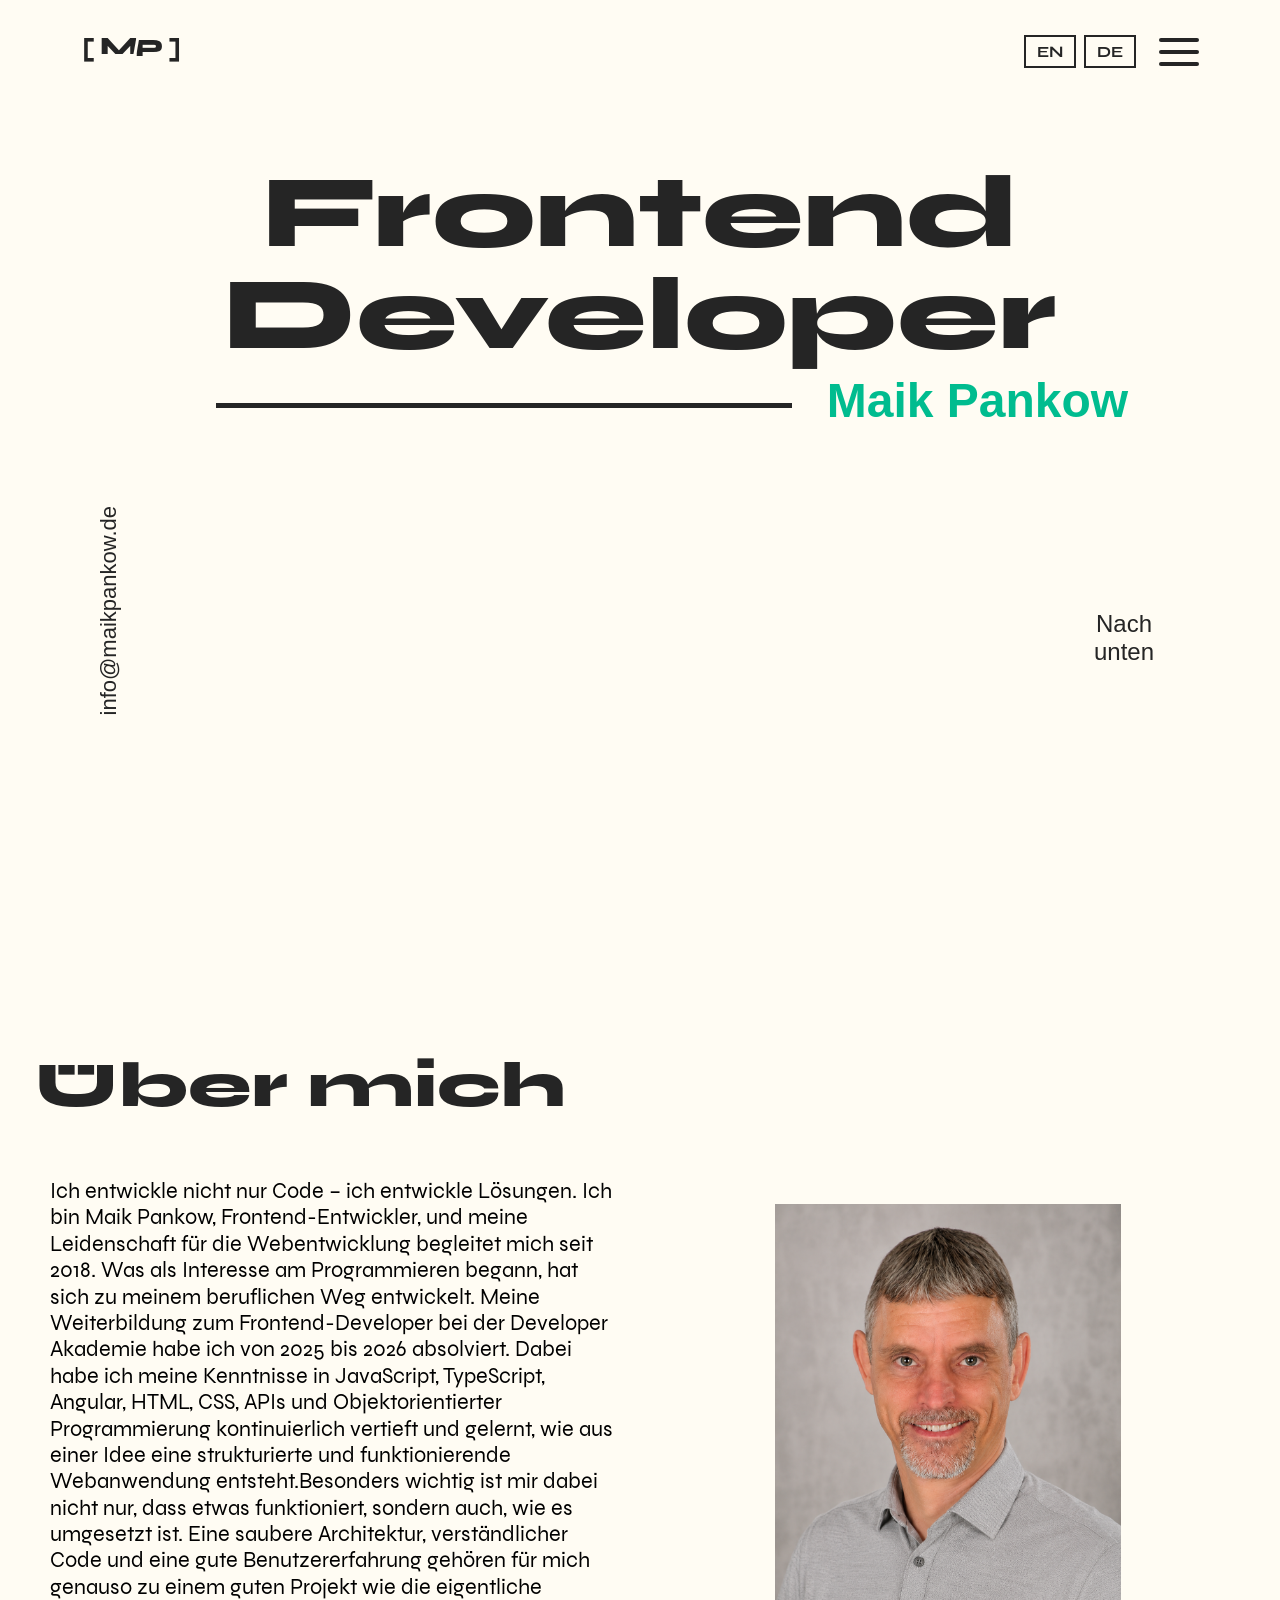
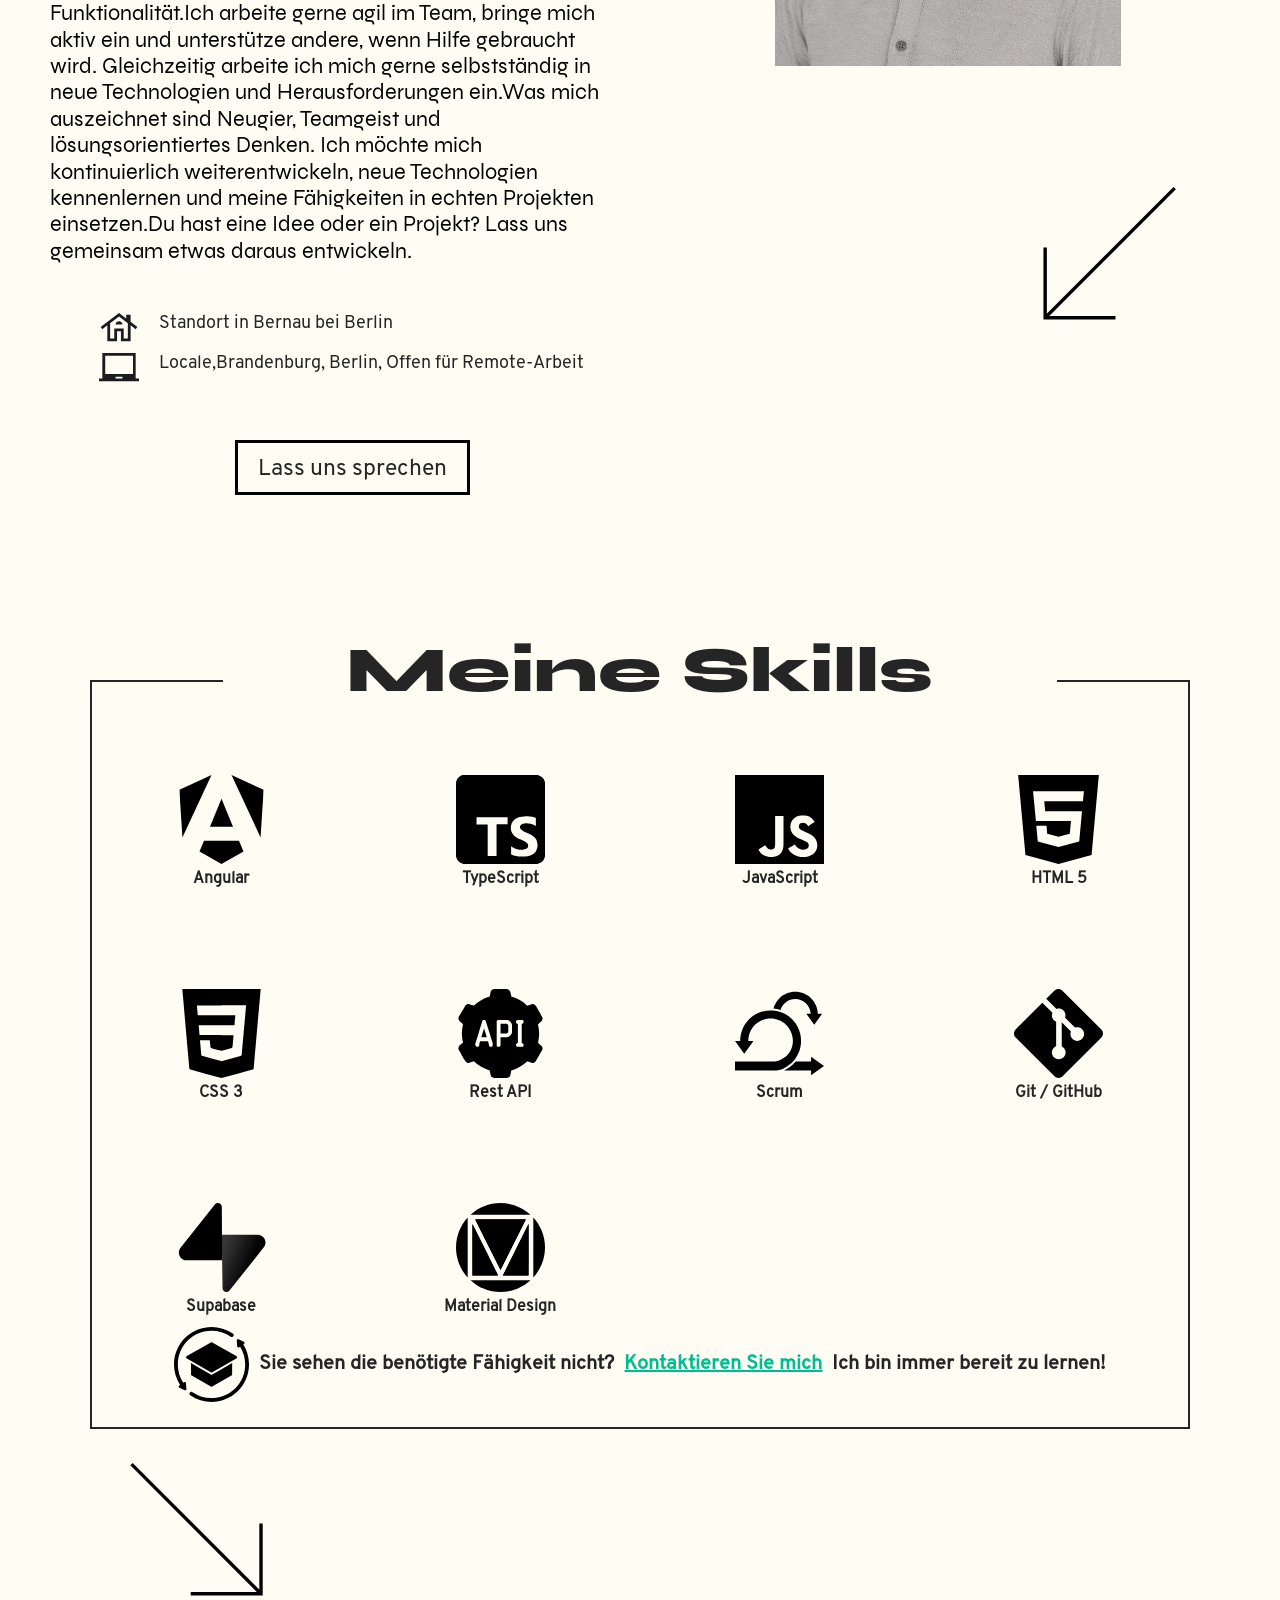
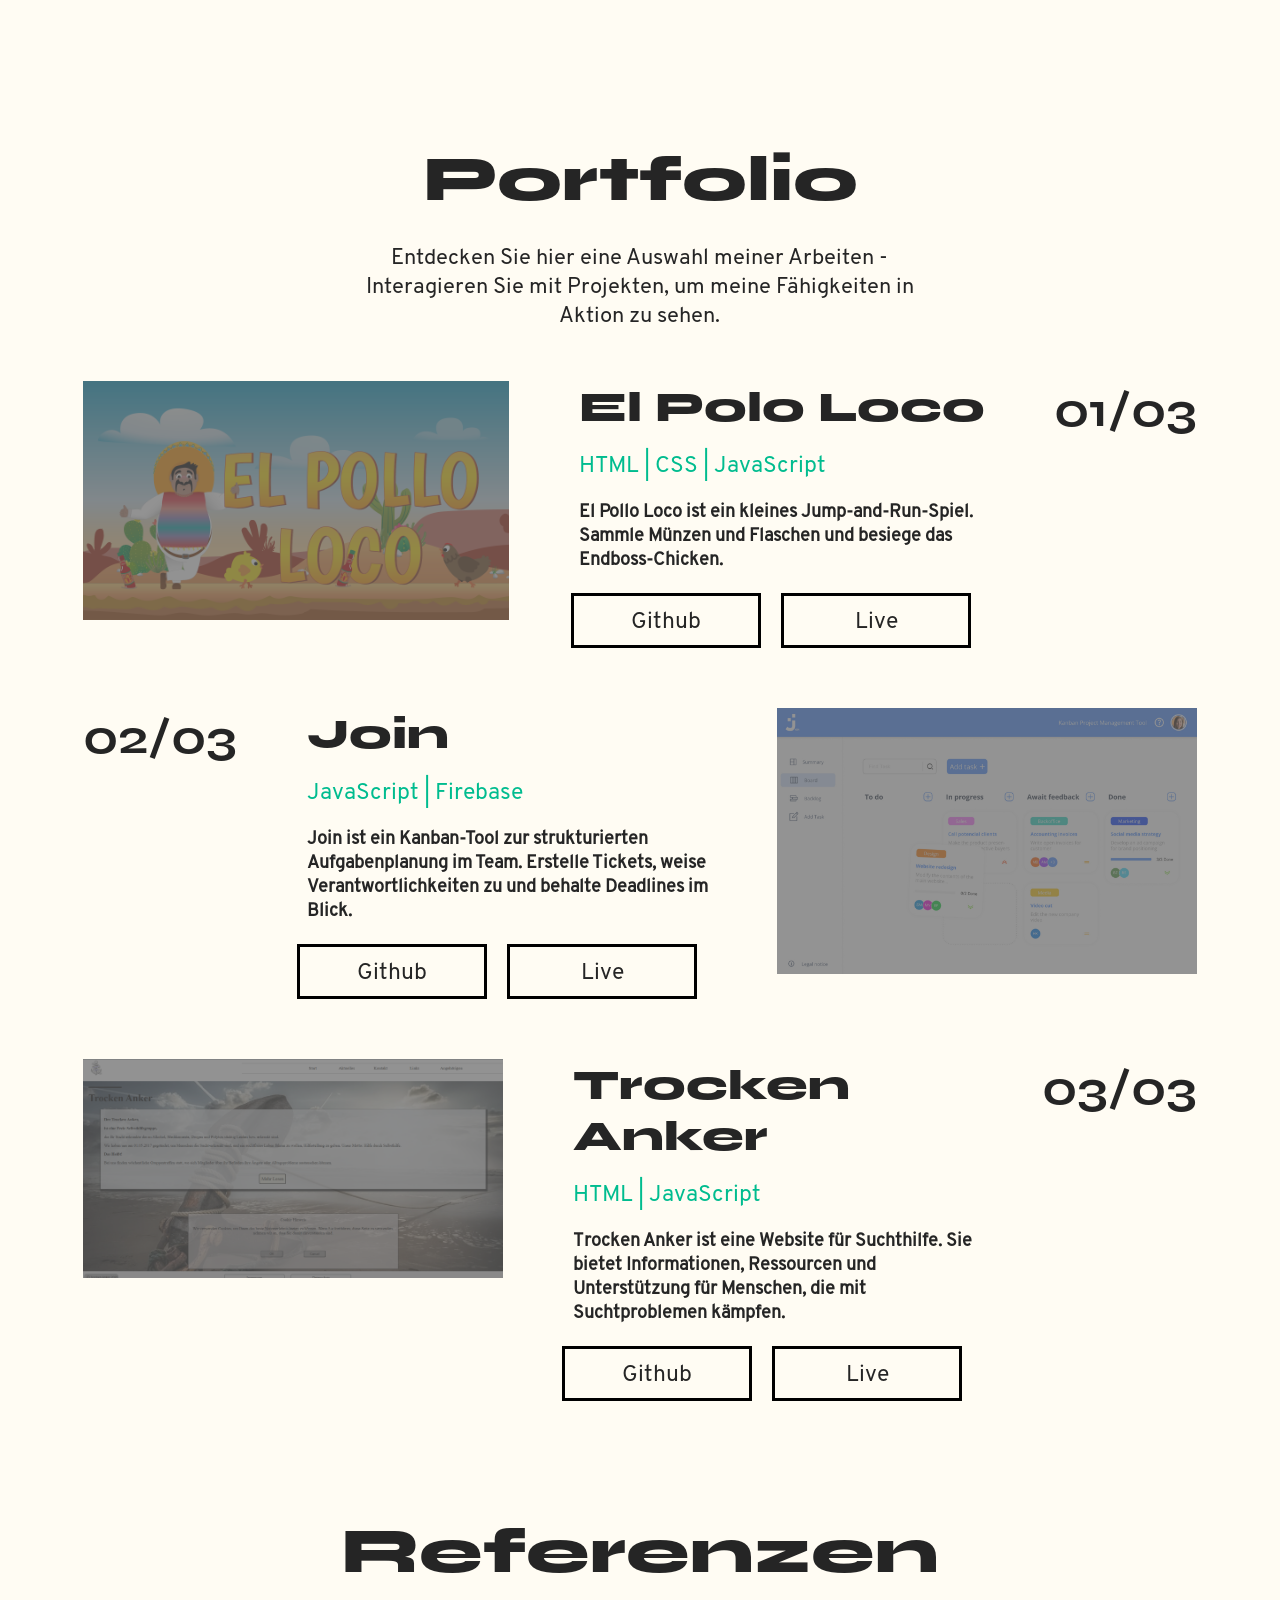
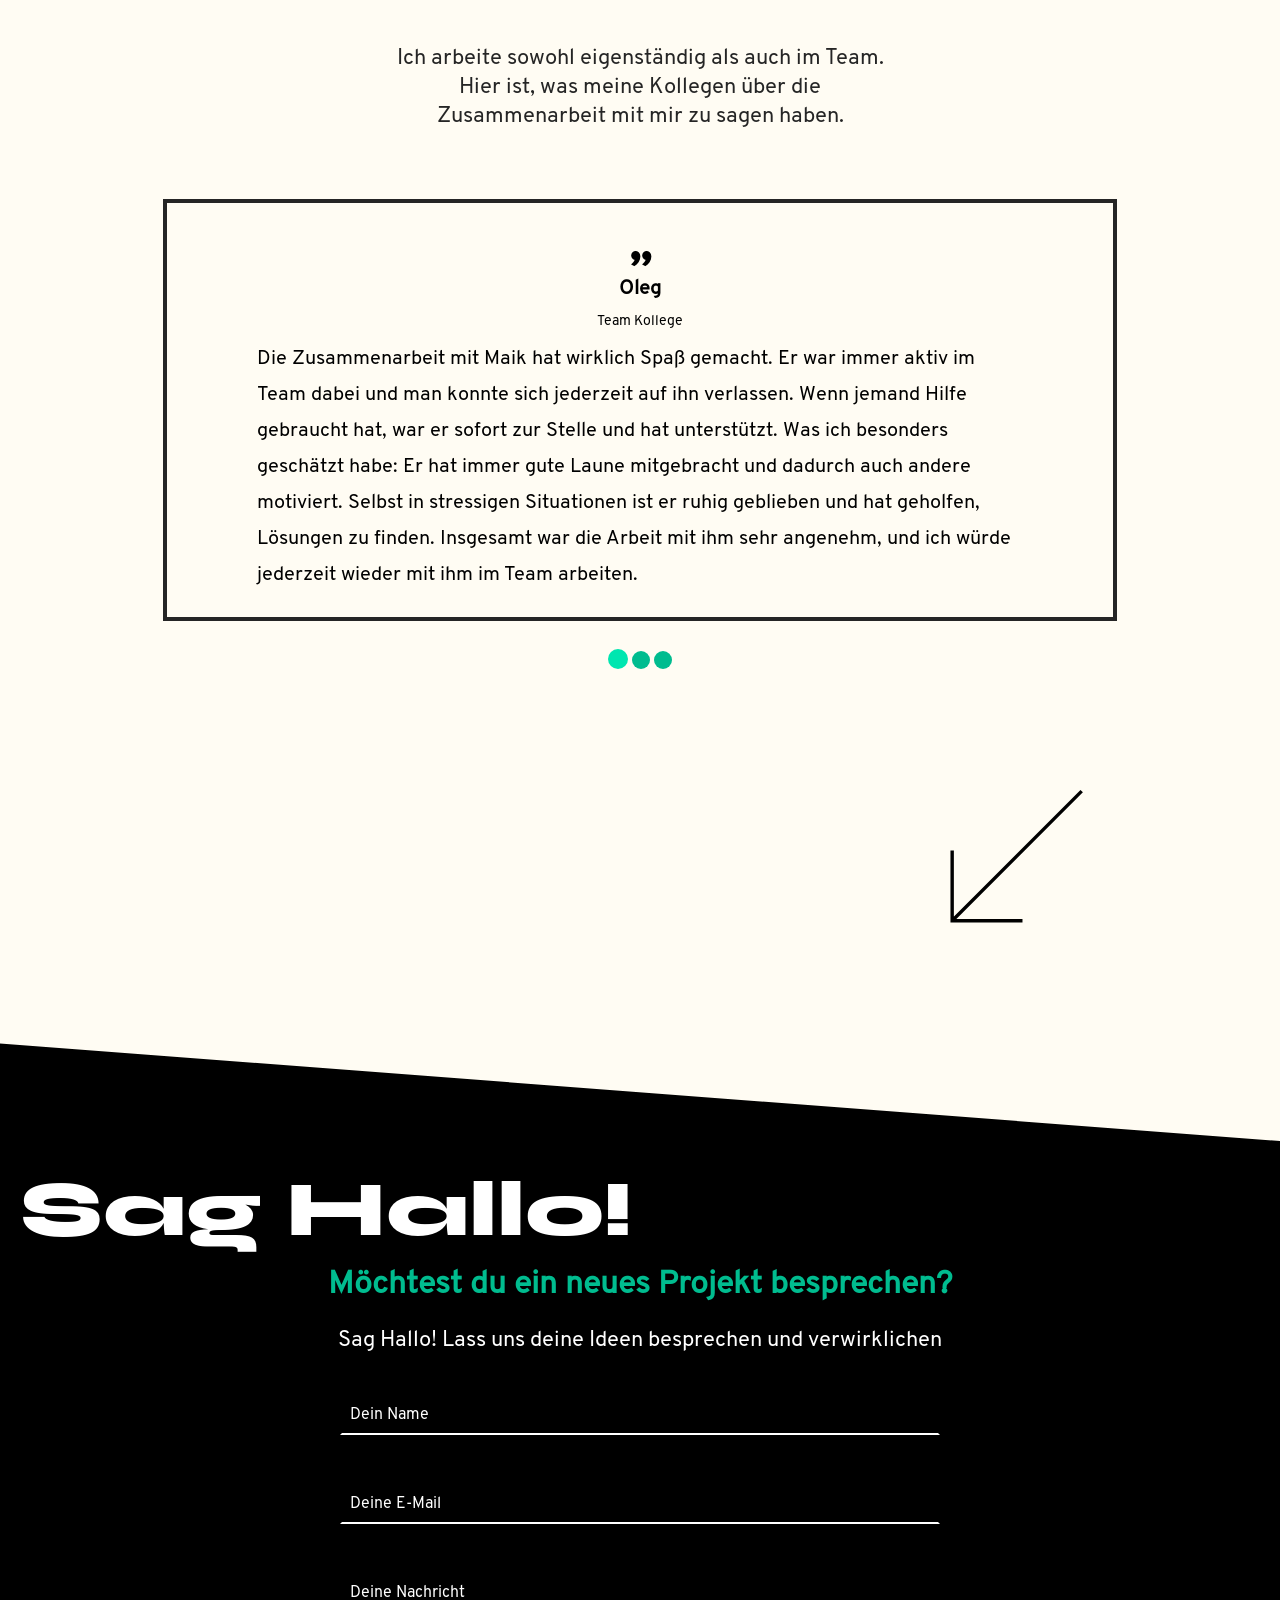
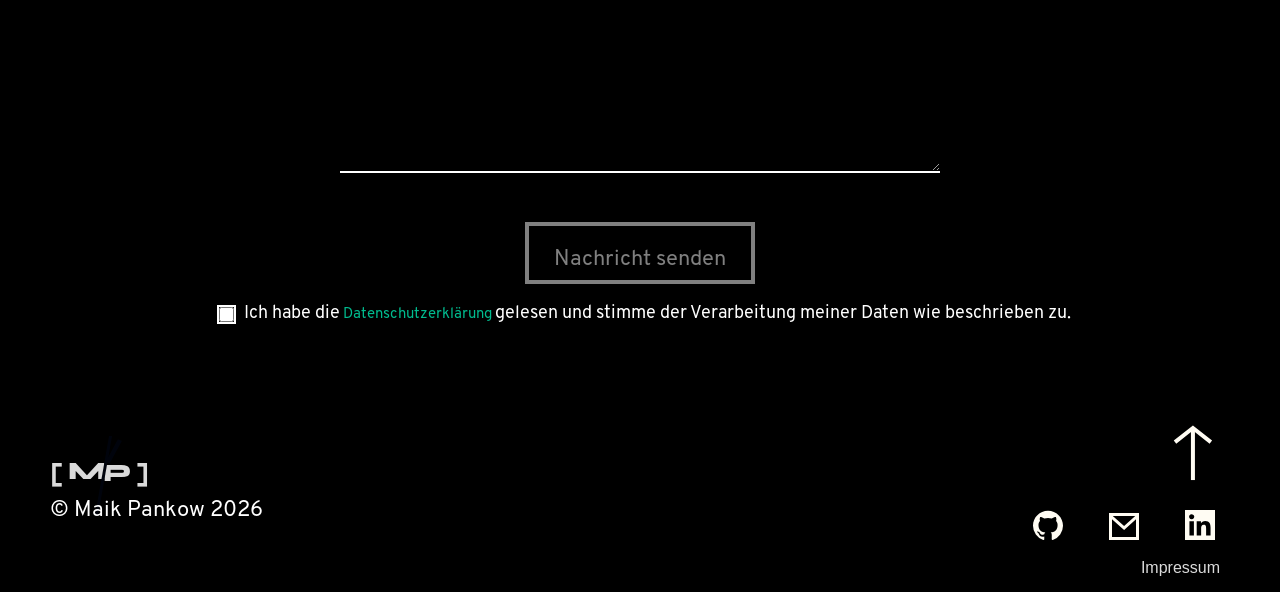
<file: index.html>
<!DOCTYPE html>
<html lang="de">

<head>
    <meta charset="UTF-8">
    <meta name="viewport" content="width=device-width, initial-scale=1.0">
    <meta name="description"
        content="Welcome to my portfolio! I'm Maik Pankow, a passionate frontend developer based in Berlin. With a strong foundation in HTML, CSS, and JavaScript, I specialize in creating visually appealing and user-friendly websites. Explore my projects and skills to see how I can bring your ideas to life. Let's connect and collaborate on your next web development project!">
    <title>Portfolio</title>
    <link rel="stylesheet" href="./css/main.css">
    <link rel="icon" type="image/png" href="./assets/img/favicon/favicon-96x96.png" sizes="96x96" />
    <link rel="icon" type="image/svg+xml" href="./assets/img/favicon/favicon.svg" />
    <link rel="shortcut icon" href="./assets/img/favicon/favicon.ico" />
    <link rel="apple-touch-icon" sizes="180x180" href="./assets/img/favicon/apple-touch-icon.png" />
    <meta name="apple-mobile-web-app-title" content="Portfolio" />
    <link rel="manifest" href="./assets/img/favicon/site.webmanifest" />

    <script src="script.js" defer></script>
    <script src="./scripts/renderSkills.js" defer></script>
    <script src="./scripts/translate.js" defer></script>
    <script src="./scripts/references.js" defer></script>
    <script src="./scripts/projects.class.js" defer></script>
    <script src="./scripts/mail_valide.js" defer></script>
</head>

<body onload="init()">
    <section id="hero-section" class="hero-section">
        <header>
            <div class="header-content-limiter">
                <div class="logo">
                    <a class="logo-link" href="#hero-section">
                        <div class="logo-content">
                            <p class="first-before">[</p>
                            <p class="first">M</p>
                            <p class="logo-seperator">/</p>
                            <p class="last">P</p>
                            <p class="first-before">]</p>
                        </div>
                    </a>
                </div>
                <div class="header-right">
                    <div class="launch-toggle">
                        <button id="launch-button-en">EN</button>
                        <button id="launch-button-de">DE</button>
                    </div>

                    <div class="hamburg" onclick="mobil_menue();">
                        <span class="line"></span>
                        <span class="line"></span>
                        <span class="line"></span>
                    </div>

                </div>

                <nav id="nav" class="navigation">
                    <ul class="ul">
                        <li onclick="mobil_menue()" class="nav_li"><a class="nav_li_a" href="#about-me"
                                data-i18n="navAbout">About me</a></li>
                        <li onclick="mobil_menue()" class="nav_li"><a class="nav_li_a" href="#my-skills"
                                data-i18n="navSkills">My Skills</a>
                        </li>
                        <li onclick="mobil_menue()" class="nav_li"><a class="nav_li_a" href="#portfolio"
                                data-i18n="navProjects">Projects</a>
                        </li>
                    </ul>
                    <div class="banner-wrapper">
                        <div class="banner">
                        </div>
                    </div>
                    <div class="banner-wrapper-content">
                        <div class="content-limited">
                            <div class="content-left">
                                <p data-i18n="sayHi">Say Hi!</p>
                                <span>info@maikpankow.de</span>
                            </div>
                            <div class="content-right">
                                <a class="icon-links" href="https://github.com/Maik649" target="_blank"><img
                                        src="./assets/img/Githup-icon.svg" alt="Profile Picture GitHub"></a>
                                <a class="icon-links" href="#contact"><img src="./assets/img/Mail-icon.svg"
                                        alt="Profile Picture Email"></a>
                                <a class="icon-links" href="https://www.linkedin.com/in/maik-pankow-6aaba0376/"
                                    target="_blank"><img src="./assets/img/LinkedIn-icon.svg"
                                        alt="Profile Picture LinkedIn"></a>
                            </div>
                        </div>
                    </div>
                </nav>
            </div>
        </header>
        <div class="content-wrapper">
            <div class="top-headline">
                <h1 class="--fade-in">Frontend Developer</h1>
                <p class="myAnimationsText">Maik Pankow</p>

            </div>
            <div class="bottom-headline">
                <a href="#contact">info@maikpankow.de</a>
                <div class="scroll-down-btn">
                    <img src="./assets/img/pfeil-bottom.svg" alt="pfeil-bottom">
                    <span id="scroll-down-btn" data-i18n="scrollDown">Scroll Down</span>
                </div>
            </div>

        </div>
    </section>
    <section id="about-me" class="about-me scroll-down-indicator section-reveal reveal-from-left">
        <div class="about-me-content-wrapper">
            <div class="about-content-left">
                <h1 id="headline-about-me" class="--primary-h1" data-i18n="headline"></h1>
                <article id="infos" class="infotext" data-i18n="text">

                </article>
                <div class="extra-info">
                    <span class="icons"><img src="./assets/img/house.svg" alt=""><span data-i18n="location">Base in
                            Berlin</span></span>
                    <span class="icons"><img src="./assets/img/laptop_chromebook.svg" alt=""><span
                            data-i18n="remote">open to work Remote</span></span>
                </div>
                <a class="--primary-button --margin-left" href="#contact" data-i18n="letsTalk">Let's Talk</a>
            </div>
            <div class="about-content-right">
                <span class="portrait-wrapper">
                    <img class="portrait" src="./assets/img/portfolio_new.png" alt="portrait">
                </span>


                <div class="pfeil-bottom-left">
                    <img src="./assets/img/pfeil-bottom-left.svg" alt="">
                </div>
            </div>

        </div>
    </section>
    <section id="my-skills" class="skill-section scroll-down-indicator section-reveal reveal-from-right">
        <div class="my-skill-content-wrapper">

            <h1 class="--primary-h1 --margin-top-negative" data-i18n="skillsHeadline">My Skills</h1>
            <div id="skill-icons" class="skill-icons">

            </div>
            <div class="skill-footer">
                <img src="./assets/img/icons/skill-footer.svg" alt=""><span data-i18n="skillsFooterText1">Don’t
                    see the skill you need?</span><a href="#contact" data-i18n="skillsFooterLinkText">Contact
                    me</a><span data-i18n="skillsFooterText2">I’m always ready to learn!</span>
            </div>
        </div>
        <div class="content-wrapper">
            <div class="pfeil-bottom-right">
                <img src="./assets/img/pfeil-bottom-right.svg" alt="">
            </div>
        </div>
    </section>
    <section id="portfolio" class="project-section scroll-down-indicator section-reveal reveal-from-left">
        <div class="projects-content-wrapper">
            <h1 class="--primary-h1" data-i18n="projectsHeadline">Portfolio</h1>
            <p class="--font-family-overpass-regular --child-headline" data-i18n="projectHeadlinText">Explore a
                selection of my work here - Interact with projects to
                see my skills in action.</p>
            <div id="project" class="projects-content"></div>
        </div>
    </section>
    <section id="references" class="references-section scroll-down-indicator section-reveal reveal-from-right">
        <div class="references-content-wrapper ">

            <h1 class="--primary-h1" data-i18n="referencesHeadline">References</h1>

            <p class="--font-family-overpass-regular --child-headline" data-i18n="referenceHeadlineText">I
                thrive both independently and as part of a team. Here’s what my colleagues have to say about
                working with me.</p>

            <div class="slider-wrapper">

                <div id="reference-content" class="reference-content"></div>

                <div class="slider-dots">
                    <label><input type="radio" name="reference-slide" id="reference-slide-1" checked></label>
                    <label><input type="radio" name="reference-slide" id="reference-slide-2"></label>
                    <label><input type="radio" name="reference-slide" id="reference-slide-3"></label>
                </div>
            </div>

            <div class="pfeil-bottom-left">
                <img src="./assets/img/pfeil-bottom-left.svg" alt="">
            </div>

        </div>
    </section>
    <section id="contact" class="contact-section section-reveal reveal-from-bottom">
        <div class="contact-banner-wrapper">
            <div class="contact-banner"></div>
        </div>
        <div class="contact-content-header">
            <div class="contact-wrapper">
                <h2 class="--primary-h1" data-i18n="sayHi">Say Hi!</h2>
                <span class="headlin-description" data-i18n="contactDescription">Want to discuss a new
                    project?</span>
                <span class="--child-headline" data-i18n="contactDescriptionExtended">Say hello! let's discuss your
                    ideas and make it happen</span>

                <div class="contact-form">
                    <form action="./scripts/mailto.php" method="post">

                        <div class="field-with-icon">
                            <input onchange="validateName(); checkFormValidity()" id="name" class="--form-input"
                                type="text" name="name" autocomplete="name" aria-label="name" placeholder="">
                            <label class="contact-label" for="name" data-i18n-label="nameLabel">Dein Name</label>
                            <span class="field-status-icon" aria-hidden="true"></span>
                        </div>

                        <span id="error-message-name" class="error-message " data-i18n="errorNameRequired">Your name
                            is required.</span>

                        <div class="field-with-icon">
                            <input onchange="validateEmail(); checkFormValidity()" id="email" class="--form-input"
                                type="email" name="email" autocomplete="email" aria-label="email" placeholder="">
                            <label class="contact-label" for="email" data-i18n-label="emailPlaceholder">Deine E-Mail-Adresse</label>
                            <span class="field-status-icon" aria-hidden="true"></span>
                        </div>
                        <span id="error-message-email" class="error-message" data-i18n="errorEmailRequired">Your
                        email is required.</span>
                        <div class="field-with-icon">
                            <textarea onchange="validateMessage(); checkFormValidity()" id="message" name="message"
                                placeholder="" cols="5" rows="5" autocomplete="off" aria-label="message"
                                placeholder=""></textarea>
                            <label class="contact-label" for="message" data-i18n-label="messagePlaceholder">Ihre Nachricht</label>
                        </div>
                            <span id="error-message-message" class="error-message " data-i18n="errorMessageRequired">Your
                                message is required.</span>

                        <button id="sendenButton" type="submit" class="--primary-light-button" data-i18n="sendMessage"
                            disabled>Send Message</button>
                        <div class="privecy-content">
                            <label for="accept-privacy"></label>
                            <input onchange="validatePrivacy()" id="accept-privacy" type="checkbox"
                                name="accept-privacy" value="checkbox1" aria-label="accept privacy policy">
                            <span class="privacy-text --font-family-overpass-regular"><span data-i18n="privacyText">I've
                                    read the</span>
                                <a class="--font-family-overpass-regular" href="./subpages/privacy-policy.html"
                                    data-i18n="privacyPolicy">Privacy Policy</a> <span data-i18n="privacyTextEnd">and
                                    agree to the processing of my data as
                                    outlined.</span></span>
                        </div>
                    </form>

                </div>

            </div>
        </div>
    </section>
    <footer>
        <div class="footer-content-wrapper">
            <div class="footer-left">
                <div class="logo">
                    <div class="logo-content">
                        <p class="first-before">[</p>
                        <p class="first">M</p>
                        <p class="logo-seperator">/</p>
                        <p class="last">P</p>
                        <p class="first-before">]</p>
                    </div>
                </div>
                <p class="copyright">&copy; Maik Pankow 2026</p>
                <a class="footer-email" href="mailto:info@maikpankow.de">info@maikpankow.de</a>
                <div class="responsive-link-legal-notice">
                    <a href="./subpages/legal-notice.html" data-i18n="footerLegalNotice">Legal Notice</a>
                </div>
            </div>
            <div class="footer-right">
                <div class="back-to-top-content">
                    <a href="#hero-section"><img src="./assets/img/icons/to-top.svg" alt="Back to Top"></a>
                </div>
                <div class="footer-icons">
                    <a class="icon-links" href="https://github.com/Maik649" target="_blank"><img
                            src="./assets/img/Githup-icon.svg" alt="Profile Picture GitHub"></a>
                    <a class="icon-links" href="mailto:info@maikpankow.de"><img src="./assets/img/Mail-icon.svg"
                            alt="Profile Picture Email"></a>
                    <a class="icon-links" href="https://www.linkedin.com/in/maik-pankow-6aaba0376/" target="_blank"><img
                            src="./assets/img/LinkedIn-icon.svg" alt="Profile Picture LinkedIn"></a>
                </div>
                <div class="footer-link-legal-notice">
                    <a href="./subpages/legal-notice.html" data-i18n="footerLegalNotice">Legal Notice</a>
                </div>
            </div>
        </div>

    </footer>
    <div id="status-modal" class="status-modal" aria-hidden="true">
        <div class="status-modal__backdrop" data-close-status-modal="true"></div>
        <div class="status-modal__dialog" role="dialog" aria-modal="true" aria-labelledby="status-modal-title">
            <button type="button" class="status-modal__close" aria-label="Close"
                data-close-status-modal="true">&times;</button>
            <span id="status-modal-kicker" class="status-modal__kicker"></span>
            <h2 id="status-modal-title" class="status-modal__title"></h2>
            <p id="status-modal-message" class="status-modal__message"></p>
        </div>
    </div>
</body>

</html>
</file>
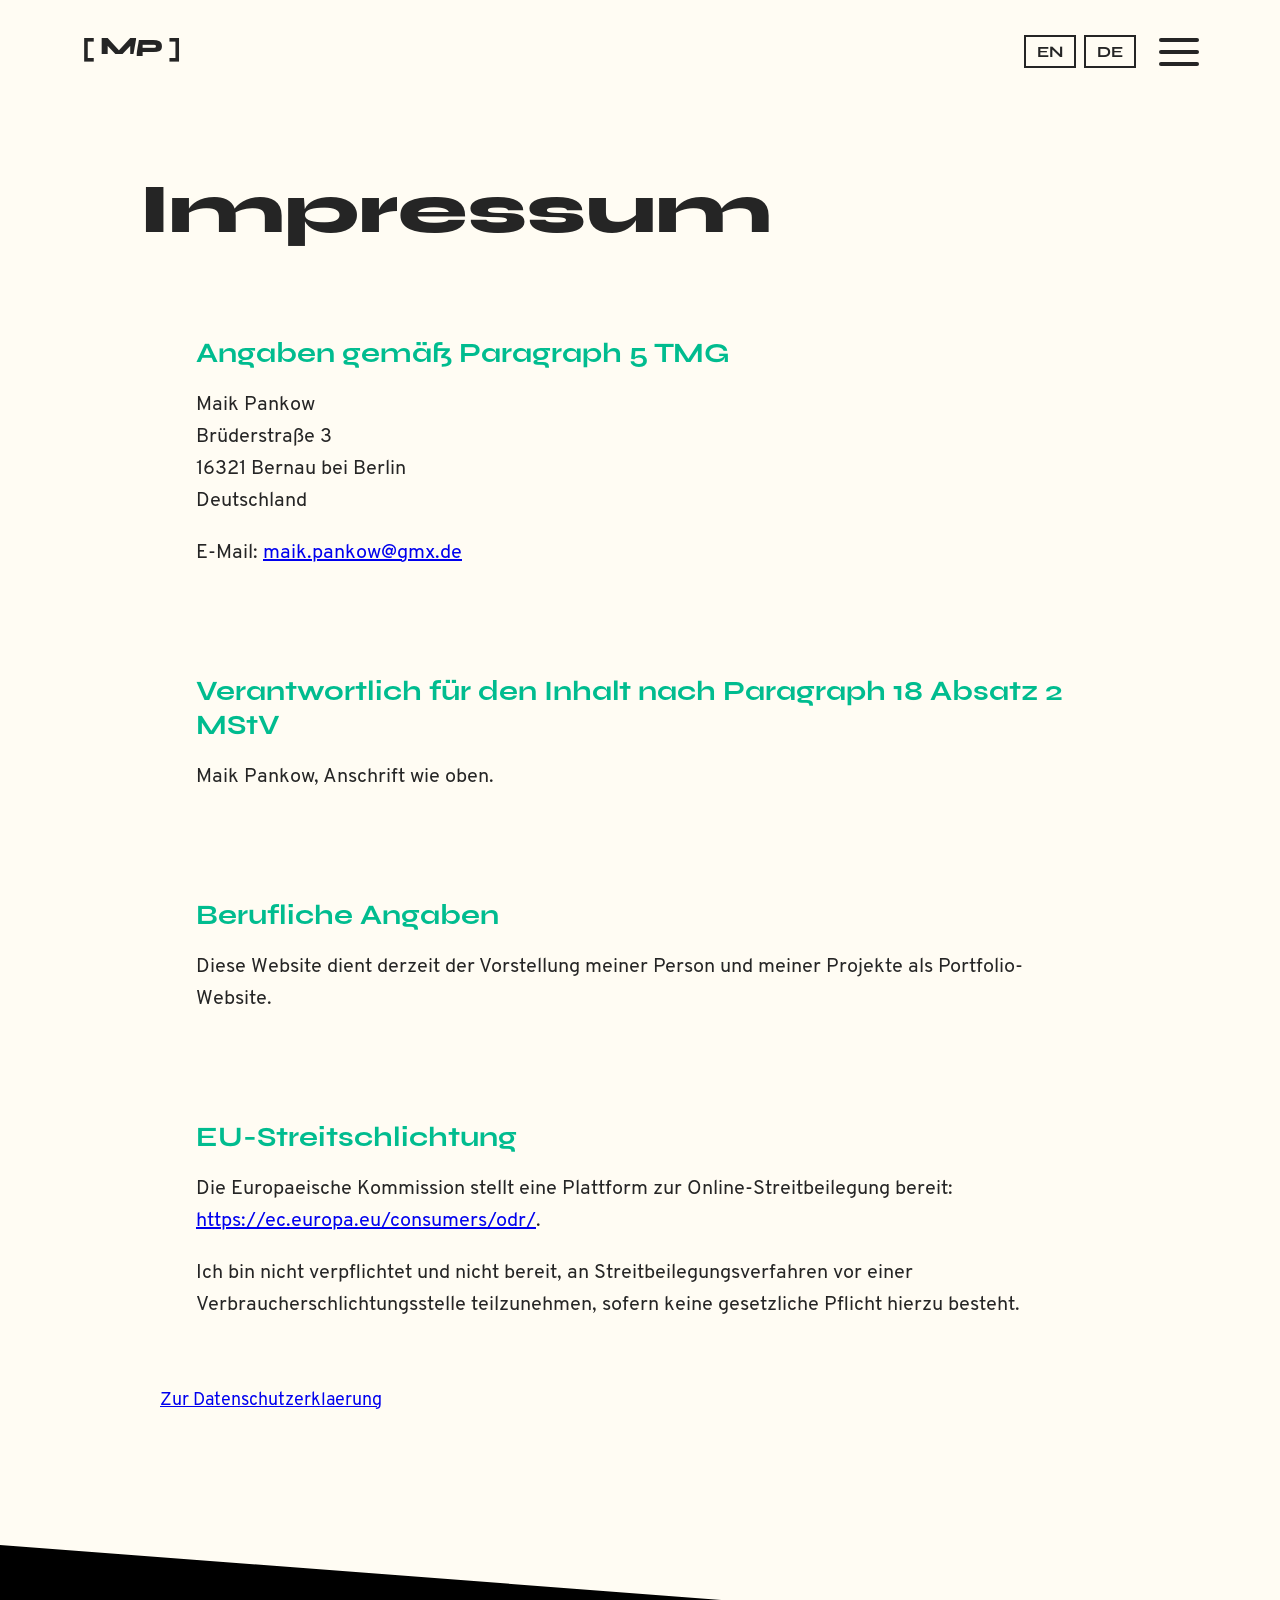
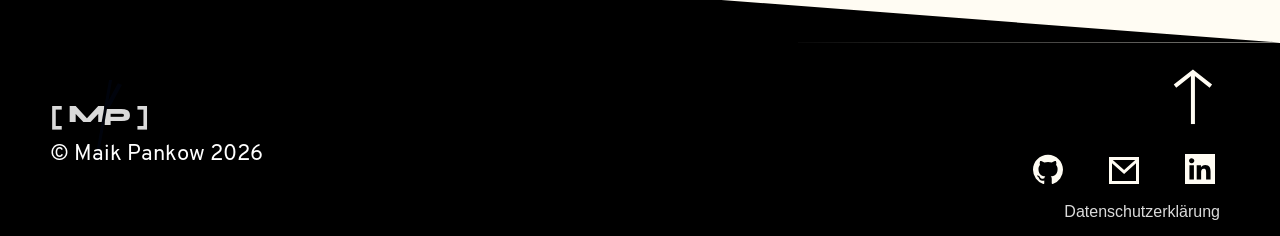
<file: subpages/legal-notice.html>
<!DOCTYPE html>
<html lang="de">

    <head>
        <meta charset="UTF-8">
        <meta name="viewport" content="width=device-width, initial-scale=1.0">
        <title data-i18n-title="legalNoticeTitle">Impressum</title>
        <link rel="stylesheet" href="../css/main.css">

        <link rel="icon" type="image/png" href="../assets/img/favicon/favicon-96x96.png" sizes="96x96" />
        <link rel="icon" type="image/svg+xml" href="../assets/img/favicon/favicon.svg" />
        <link rel="shortcut icon" href="../assets/img/favicon/favicon.ico" />
        <link rel="apple-touch-icon" sizes="180x180" href="../assets/img/favicon/apple-touch-icon.png" />
        <meta name="apple-mobile-web-app-title" content="Portfolio" />
        <link rel="manifest" href="../assets/img/favicon/site.webmanifest" />

        <script src="../scripts/translate.js" defer></script>
    </head>

    <body onload="database()">
        <header>
            <div class="header-content-limiter">
                <div class="logo">
                        <a class="logo-link" href="#subpage-main">
                            <div class="logo-content">
                                <p class="first-before">[</p>
                                <p class="first">M</p>
                                <p class="logo-seperator">/</p>
                                <p class="last">P</p>
                                <p class="first-before">]</p>
                            </div>
                        </a>
                </div>
                <div class="header-right">
                    <div class="launch-toggle">
                        <button id="launch-button-en" type="button">EN</button>
                        <button id="launch-button-de" type="button">DE</button>
                    </div>
                    <div class="hamburg" onclick="mobil_menue();">
                        <span class="line"></span>
                        <span class="line"></span>
                        <span class="line"></span>
                    </div>
                </div>
                <nav id="nav" class="navigation">
                    <ul class="ul">
                        <li onclick="mobil_menue()" class="nav_li"><a class="nav_li_a" href="../index.html#about-me"
                                data-i18n="navAbout">About me</a></li>
                        <li onclick="mobil_menue()" class="nav_li"><a class="nav_li_a" href="../index.html#my-skills"
                                data-i18n="navSkills">My Skills</a></li>
                        <li onclick="mobil_menue()" class="nav_li"><a class="nav_li_a" href="../index.html#portfolio"
                                data-i18n="navProjects">Portfolio</a></li>
                    </ul>
                    <div class="banner-wrapper">
                        <div class="banner"></div>
                    </div>
                    <div class="banner-wrapper-content">
                        <div class="content-limitet">
                            <div class="content-left">
                                <p data-i18n="sayHi">Sag Hallo!</p>
                                <span>maik.pankow@gmx.de</span>
                            </div>
                            <div class="content-right">
                                <a class="icon-links" href="https://github.com/Maik649" target="_blank"
                                    rel="noreferrer"><img src="../assets/img/Githup-icon.svg" alt="GitHub"></a>
                                <a class="icon-links" href="mailto:maik.pankow@gmx.de"><img
                                        src="../assets/img/Mail-icon.svg" alt="E-Mail"></a>
                                <a class="icon-links" href="https://www.linkedin.com/in/maik-pankow-6aaba0376/"
                                    target="_blank" rel="noreferrer"><img src="../assets/img/LinkedIn-icon.svg"
                                        alt="LinkedIn"></a>
                            </div>
                        </div>
                    </div>
                </nav>
            </div>
        </header>

        <main id="subpage-main" class="subpage-main">
            <div class="subpage-container">
                <div class="subpage-header">

                    <h1 data-i18n="legalNoticeTitle">Impressum</h1>
                </div>

                <div class="subpage-card">
                    <h2 data-i18n="legalNoticeSection1Title">Imprint</h2>
                    <address>
                        Maik Pankow<br>
                        <span data-i18n="legalNoticeStreet">Straße und Hausnummer: [bitte ergänzen]</span><br>
                        <span data-i18n="legalNoticeCity">PLZ und Ort: [bitte ergänzen]</span><br>
                        <span data-i18n="legalNoticeCountry">Deutschland</span>
                    </address>
                    <p><span data-i18n="legalNoticeEmailLabel">E-Mail:</span> <a
                            href="mailto:maik.pankow@gmx.de">maik.pankow@gmx.de</a></p>
                </div>

                <div class="subpage-card">
                    <h2 data-i18n="legalNoticeSection2Title">Verantwortlich fuer den Inhalt nach Paragraph 18 Absatz 2
                        MStV</h2>
                    <p data-i18n="legalNoticeSection2Text">Maik Pankow, Anschrift wie oben.</p>
                </div>

                <div class="subpage-card">
                    <h2 data-i18n="legalNoticeSection3Title">Berufliche Angaben</h2>
                    <p data-i18n="legalNoticeSection3Text">Diese Website dient derzeit der Vorstellung meiner Person und
                        meiner Projekte als Portfolio-Website.</p>

                </div>
                <div class="subpage-card">
                    <h2 data-i18n="legalNoticeSection4Title">EU-Streitschlichtung</h2>
                    <p><span data-i18n="legalNoticeSection4Text1">Die Europaeische Kommission stellt eine Plattform zur
                            Online-Streitbeilegung bereit:</span> <a href="https://ec.europa.eu/consumers/odr/"
                            target="_blank" rel="noreferrer">https://ec.europa.eu/consumers/odr/</a>.</p>
                    <p data-i18n="legalNoticeSection4Text2">Ich bin nicht verpflichtet und nicht bereit, an
                        Streitbeilegungsverfahren vor einer Verbraucherschlichtungsstelle teilzunehmen, sofern keine
                        gesetzliche Pflicht hierzu besteht.</p>
                </div>

                <div class="subpage-meta">

                    <a class="subpage-home-link" href="./privacy-policy.html" data-i18n="goToPrivacyPolicy">Zur
                        Datenschutzerklaerung</a>
                </div>
            </div>
        </main>
<div class="contact-banner-wrapper">
    <div class="contact-banner"></div>
</div>
        <footer>
            <div class="footer-content-wrapper">
                <div class="footer-left">
                    <div class="logo">
                        <div class="logo-content">
                            <p class="first-before">[</p>
                            <p class="first">M</p>
                            <p class="logo-seperator">/</p>
                            <p class="last">P</p>
                            <p class="first-before">]</p>
                        </div>
                    </div>
                    <p class="copyright">&copy; Maik Pankow 2026</p>
                    <a class="footer-email" href="mailto:maik.pankow@gmx.de">maik.pankow@gmx.de</a>
                    <div class="responsive-link-legal-notice">
                        <a href="../subpages/privacy-policy.html" target="_blank" data-i18n="footerPrivacyPolicy">Privacy Policy</a>
                    </div>
                </div>
                <div class="footer-right">
                    <div class="back-to-top-content">
                        <a href="#subpage-main"><img src="../assets/img/icons/to-top.svg" alt="Back to Top"></a>
                    </div>
                    <div class="footer-icons">
                        <a class="icon-links" href="https://github.com/Maik649" target="_blank"><img
                                src="../assets/img/Githup-icon.svg" alt="Profile Picture GitHub"></a>
                        <a class="icon-links" href="mailto:maik.pankow@gmx.de"><img src="../assets/img/Mail-icon.svg"
                                alt="Profile Picture Email"></a>
                        <a class="icon-links" href="https://www.linkedin.com/in/maik-pankow-6aaba0376/" target="_blank"><img
                                src="../assets/img/LinkedIn-icon.svg" alt="Profile Picture LinkedIn"></a>
                    </div>
                    <div class="footer-link-legal-notice">
                        <a href="../subpages/privacy-policy.html" data-i18n="footerPrivacyPolicy">Privacy Policy</a>
                    </div>
                </div>
            </div>
        
        </footer>
    </body>

</html>
</file>
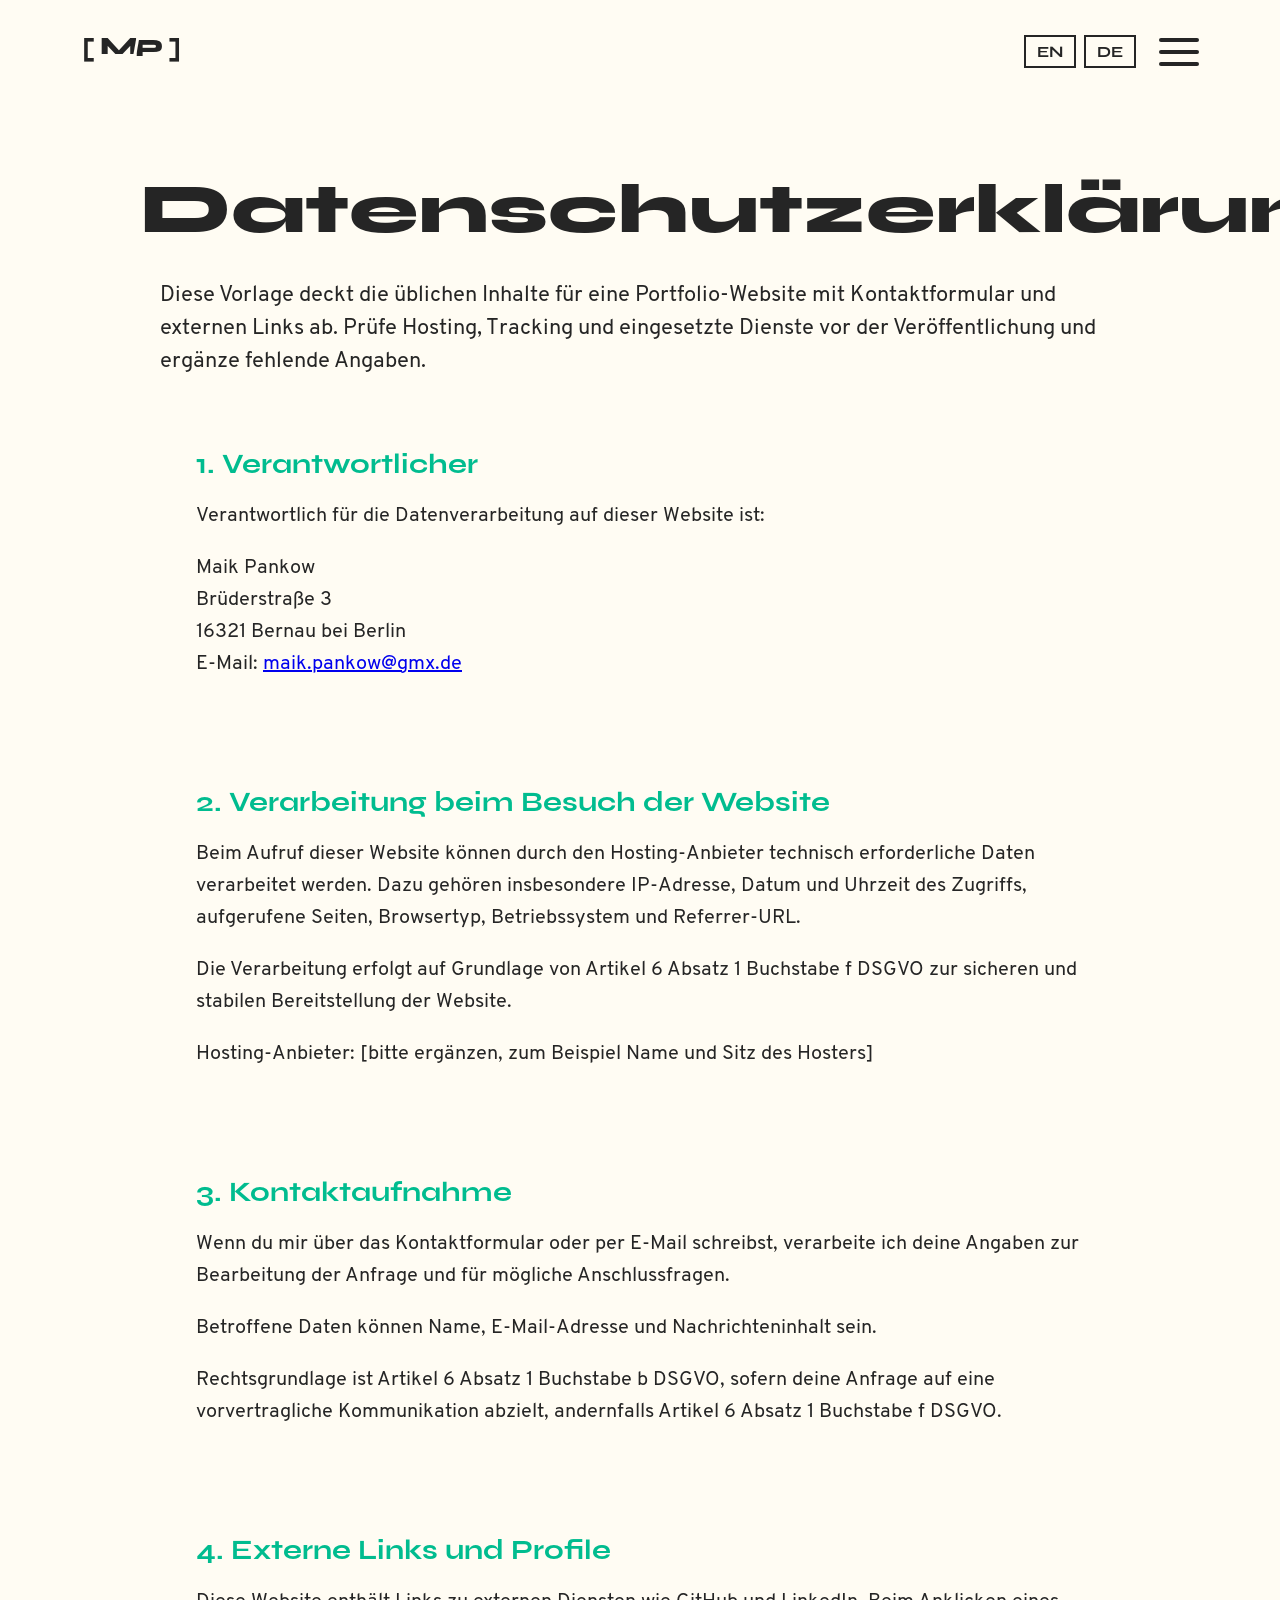
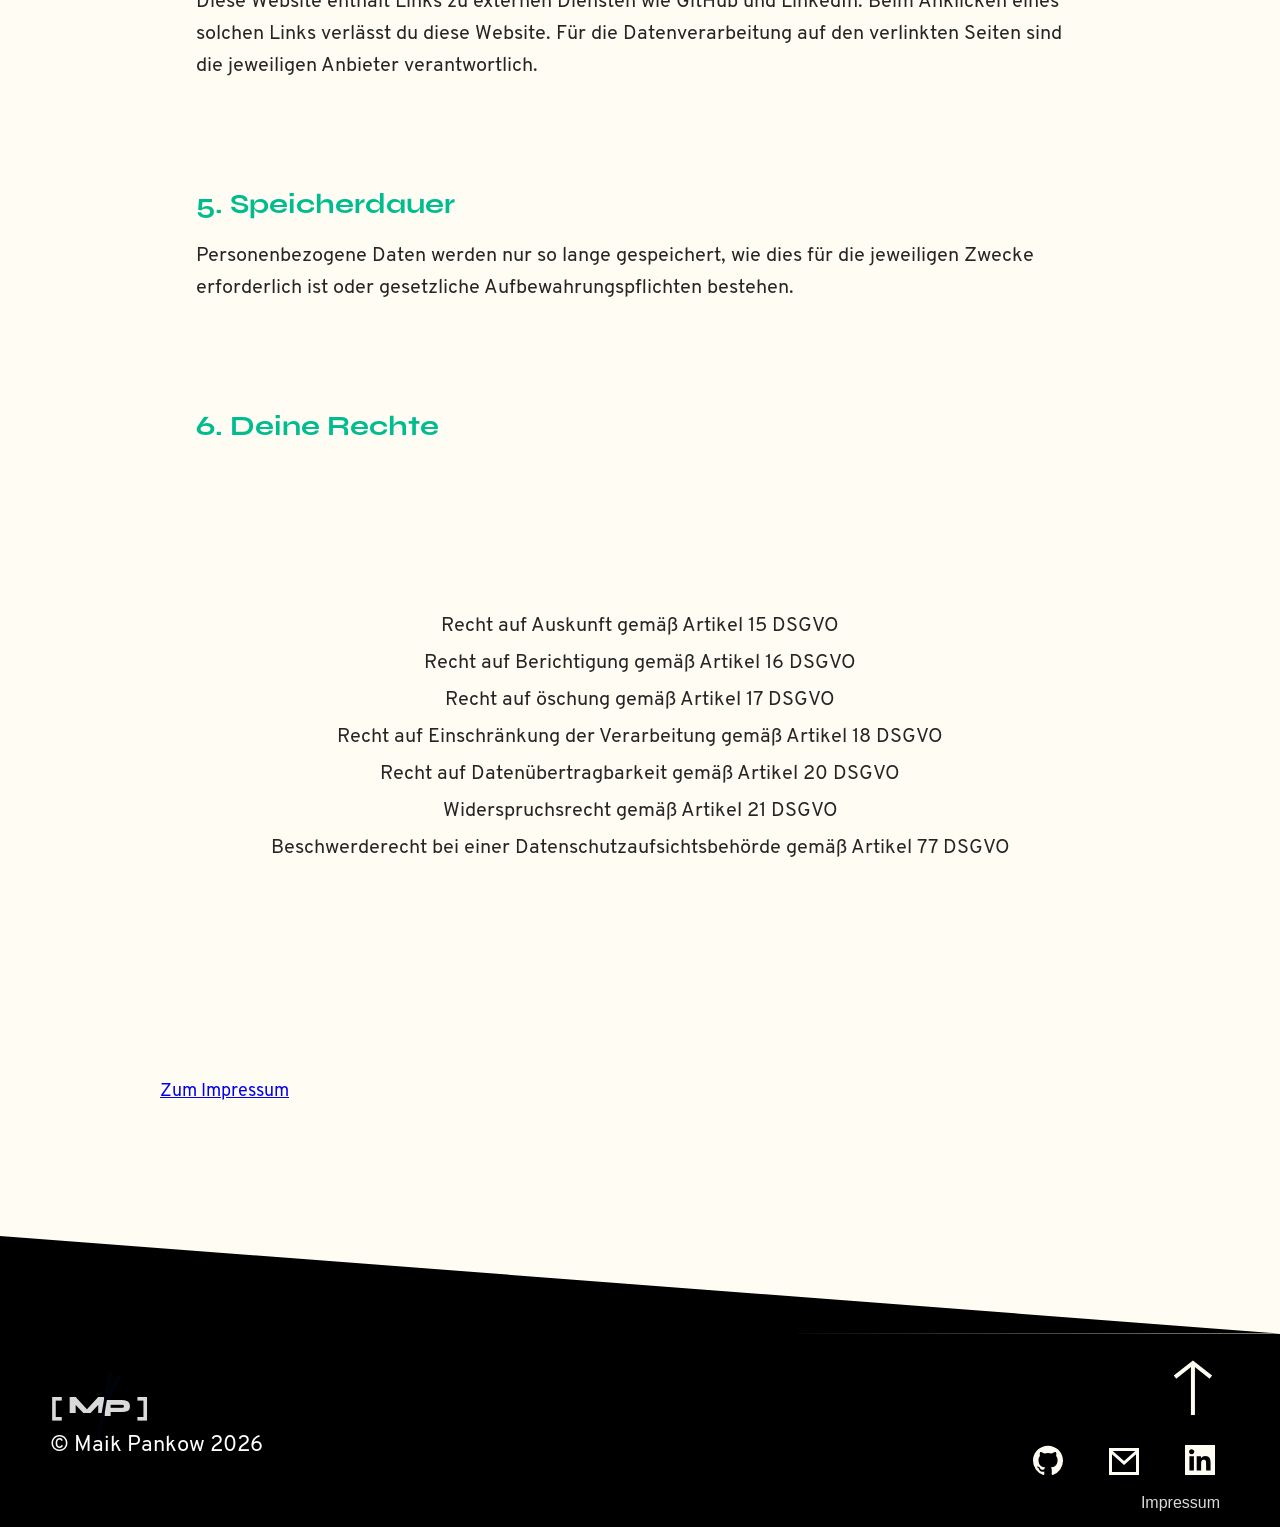
<file: subpages/privacy-policy.html>
<!DOCTYPE html>
<html lang="de">
<head>
    <meta charset="UTF-8">
    <meta name="viewport" content="width=device-width, initial-scale=1.0">
    <title data-i18n-title="privacyPolicyTitle">Datenschutzerklaerung</title>
    <link rel="stylesheet" href="../css/main.css">

    <link rel="icon" type="image/png" href="../assets/img/favicon/favicon-96x96.png" sizes="96x96" />
    <link rel="icon" type="image/svg+xml" href="../assets/img/favicon/favicon.svg" />
    <link rel="shortcut icon" href="../assets/img/favicon/favicon.ico" />
    <link rel="apple-touch-icon" sizes="180x180" href="../assets/img/favicon/apple-touch-icon.png" />
    <meta name="apple-mobile-web-app-title" content="Portfolio" />
    <link rel="manifest" href="../assets/img/favicon/site.webmanifest" />

    <script src="../scripts/translate.js" defer></script>
</head>
<body onload="database()">
    <header>
        <div class="header-content-limiter">
            <div class="logo">
                    <a class="logo-link" href="#subpage-main">
                        <div class="logo-content">
                            <p class="first-before">[</p>
                            <p class="first">M</p>
                            <p class="logo-seperator">/</p>
                            <p class="last">P</p>
                            <p class="first-before">]</p>
                        </div>
                    </a>
            </div>
            <div class="header-right">
                <div class="launch-toggle">
                    <button id="launch-button-en" type="button">EN</button>
                    <button id="launch-button-de" type="button">DE</button>
                </div>
                <div class="hamburg" onclick="mobil_menue();">
                    <span class="line"></span>
                    <span class="line"></span>
                    <span class="line"></span>
                </div>
            </div>
            <nav id="nav" class="navigation">
                <ul class="ul">
                    <li onclick="mobil_menue()" class="nav_li"><a class="nav_li_a" href="../index.html#about-me" data-i18n="navAbout">About me</a></li>
                    <li onclick="mobil_menue()" class="nav_li"><a class="nav_li_a" href="../index.html#my-skills" data-i18n="navSkills">My Skills</a></li>
                    <li onclick="mobil_menue()" class="nav_li"><a class="nav_li_a" href="../index.html#portfolio" data-i18n="navProjects">Portfolio</a></li>
                </ul>
                <div class="banner-wrapper">
                    <div class="banner"></div>
                </div>
                <div class="banner-wrapper-content">
                    <div class="content-limitet">
                        <div class="content-left">
                            <p data-i18n="sayHi">Sag Hallo!</p>
                            <span>maik.pankow@gmx.de</span>
                        </div>
                        <div class="content-right">
                            <a class="icon-links" href="https://github.com/Maik649" target="_blank" rel="noreferrer"><img src="../assets/img/Githup-icon.svg" alt="GitHub"></a>
                            <a class="icon-links" href="mailto:maik.pankow@gmx.de"><img src="../assets/img/Mail-icon.svg" alt="E-Mail"></a>
                            <a class="icon-links" href="https://www.linkedin.com/in/maik-pankow-6aaba0376/" target="_blank" rel="noreferrer"><img src="../assets/img/LinkedIn-icon.svg" alt="LinkedIn"></a>
                        </div>
                    </div>
                </div>
            </nav>
        </div>
    </header>

    <main id="subpage-main" class="subpage-main">
        <div class="subpage-container">
            <div class="subpage-header">
              
                <h1 data-i18n="privacyPolicyTitle">Datenschutzerklärung</h1>
                <p class="subpage-intro" data-i18n="privacyPolicyIntro">Diese Vorlage deckt die ueblichen Inhalte fuer eine Portfolio-Website mit Kontaktformular und externen Links ab. Pruefe Hosting, Tracking und eingesetzte Dienste vor der Veroeffentlichung und ergaenze fehlende Angaben.</p>
            </div>

            <div class="subpage-card">
                <h2 data-i18n="privacySection1Title">1. Verantwortlicher</h2>
                <p data-i18n="privacySection1Text">Verantwortlich fuer die Datenverarbeitung auf dieser Website ist:</p>
                <address>
                    Maik Pankow<br>
                    <span data-i18n="legalNoticeStreet">Strasse und Hausnummer: [bitte ergaenzen]</span><br>
                    <span data-i18n="legalNoticeCity">PLZ und Ort: [bitte ergaenzen]</span><br>
                    <span data-i18n="legalNoticeEmailLabel">E-Mail:</span> <a href="mailto:maik.pankow@gmx.de">maik.pankow@gmx.de</a>
                </address>
            </div>

            <div class="subpage-card">
                <h2 data-i18n="privacySection2Title">2. Verarbeitung beim Besuch der Website</h2>
                <p data-i18n="privacySection2Text1">Beim Aufruf dieser Website koennen durch den Hosting-Anbieter technisch erforderliche Daten verarbeitet werden. Dazu gehoeren insbesondere IP-Adresse, Datum und Uhrzeit des Zugriffs, aufgerufene Seiten, Browsertyp, Betriebssystem und Referrer-URL.</p>
                <p data-i18n="privacySection2Text2">Die Verarbeitung erfolgt auf Grundlage von Artikel 6 Absatz 1 Buchstabe f DSGVO zur sicheren und stabilen Bereitstellung der Website.</p>
                <p data-i18n="privacySection2Text3">Hosting-Anbieter: [bitte ergaenzen, zum Beispiel Name und Sitz des Hosters]</p>
            </div>

            <div class="subpage-card">
                <h2 data-i18n="privacySection3Title">3. Kontaktaufnahme</h2>
                <p data-i18n="privacySection3Text1">Wenn du mir ueber das Kontaktformular oder per E-Mail schreibst, verarbeite ich deine Angaben zur Bearbeitung der Anfrage und fuer moegliche Anschlussfragen.</p>
                <p data-i18n="privacySection3Text2">Betroffene Daten koennen Name, E-Mail-Adresse und Nachrichteninhalt sein.</p>
                <p data-i18n="privacySection3Text3">Rechtsgrundlage ist Artikel 6 Absatz 1 Buchstabe b DSGVO, sofern deine Anfrage auf eine vorvertragliche Kommunikation abzielt, andernfalls Artikel 6 Absatz 1 Buchstabe f DSGVO.</p>
            </div>

            <div class="subpage-card">
                <h2 data-i18n="privacySection4Title">4. Externe Links und Profile</h2>
                <p data-i18n="privacySection4Text">Diese Website enthaelt Links zu externen Diensten wie GitHub und LinkedIn. Beim Anklicken eines solchen Links verlaesst du diese Website. Fuer die Datenverarbeitung auf den verlinkten Seiten sind die jeweiligen Anbieter verantwortlich.</p>
            </div>

            <div class="subpage-card">
                <h2 data-i18n="privacySection5Title">5. Speicherdauer</h2>
                <p data-i18n="privacySection5Text">Personenbezogene Daten werden nur so lange gespeichert, wie dies fuer die jeweiligen Zwecke erforderlich ist oder gesetzliche Aufbewahrungspflichten bestehen.</p>
            </div>

            <div class="subpage-card">
                <h2 data-i18n="privacySection6Title">6. Deine Rechte</h2>
                <ul>
                    <li data-i18n="privacyRight1">Recht auf Auskunft gemaess Artikel 15 DSGVO</li>
                    <li data-i18n="privacyRight2">Recht auf Berichtigung gemaess Artikel 16 DSGVO</li>
                    <li data-i18n="privacyRight3">Recht auf Loeschung gemaess Artikel 17 DSGVO</li>
                    <li data-i18n="privacyRight4">Recht auf Einschraenkung der Verarbeitung gemaess Artikel 18 DSGVO</li>
                    <li data-i18n="privacyRight5">Recht auf Datenuebertragbarkeit gemaess Artikel 20 DSGVO</li>
                    <li data-i18n="privacyRight6">Widerspruchsrecht gemaess Artikel 21 DSGVO</li>
                    <li data-i18n="privacyRight7">Beschwerderecht bei einer Datenschutzaufsichtsbehoerde</li>
                </ul>
            </div>

            <div class="subpage-meta">
                <a class="subpage-home-link" href="./legal-notice.html" data-i18n="goToLegalNotice">Zum Impressum</a>
            </div>
        </div>
    </main>
    <div class="contact-banner-wrapper">
        <div class="contact-banner"></div>
    </div>
<footer>
    <div class="footer-content-wrapper">
        <div class="footer-left">
            <div class="logo">
                <div class="logo-content">
                    <p class="first-before">[</p>
                    <p class="first">M</p>
                    <p class="logo-seperator">/</p>
                    <p class="last">P</p>
                    <p class="first-before">]</p>
                </div>
            </div>
            <p class="copyright">&copy; Maik Pankow 2026</p>
            <a class="footer-email" href="mailto:maik.pankow@gmx.de">maik.pankow@gmx.de</a>
            <div class="responsive-link-legal-notice">
                <a href="../subpages/legal-notice.html" data-i18n="footerLegalNotice">Legal Notice</a>
            </div>
        </div>
        <div class="footer-right">
            <div class="back-to-top-content">
                <a href="#subpage-main"><img src="../assets/img/icons/to-top.svg" alt="Back to Top"></a>
            </div>
            <div class="footer-icons">
                <a class="icon-links" href="https://github.com/Maik649" target="_blank"><img
                        src="../assets/img/Githup-icon.svg" alt="Profile Picture GitHub"></a>
                <a class="icon-links" href="mailto:maik.pankow@gmx.de"><img src="../assets/img/Mail-icon.svg"
                        alt="Profile Picture Email"></a>
                <a class="icon-links" href="https://www.linkedin.com/in/maik-pankow-6aaba0376/" target="_blank"><img
                        src="../assets/img/LinkedIn-icon.svg" alt="Profile Picture LinkedIn"></a>
            </div>
            <div class="footer-link-legal-notice">
                <a href="../subpages/legal-notice.html" target="_blank" data-i18n="footerLegalNotice">Legal Notice</a>
            </div>
        </div>
    </div>

</footer>
</body>
</html>
</file>
<file: css/main.css>
@charset "UTF-8";
:root {
  /* colors */
  --primary-color: rgb(255, 252, 243);
  --secondary-color: rgb(0, 188, 143);
  --secondary-color-light: rgb(0, 230, 176);
  --footer-color: rgb(0, 0, 0);
  --text-color: #252525;
  --text-color-light: #ffffff;
  /* buttons colors */
  --primary-button: #e9e9e9;
  --primary-button-hover: #2980b9;
  --secondary-button: rgb(0, 188, 143);
  --secondary-button-hover: rgb(255, 252, 243);
  /* padding and margin */
  --min-padding: 20px;
  --middle-padding: 40px;
  --max-padding: 60px;
  --min-margin: 20px;
  --middle-margin: 40px;
  --max-margin: 60px;
  --xxl-margin: 200px;
  /* fontfamely Syne */
  --font-family-syne-bold: 'Syne-Bold', Arial, sans-serif;
  --font-family-syne-extra: 'Syne-Extra', Arial, sans-serif;
  --font-family-syne-italic: 'Syne-Italic', Arial, sans-serif;
  --font-family-syne-mono: 'Syne-Mono', Arial, sans-serif;
  --font-family-syne-regular: 'Syne-Regular', Arial, sans-serif;
  /* fontfamely Overpass */
  --font-family-overpass-bold: 'Overpass-Bold', Arial, sans-serif;
  --font-family-overpass-extra: 'Overpass-Extra', Arial, sans-serif;
  --font-family-overpass-italic: 'Overpass-Italic', Arial, sans-serif;
  --font-family-overpass-mono: 'Overpass-Mono', Arial, sans-serif;
  --font-family-overpass-regular: 'Overpass-Regular', Arial, sans-serif;
  --font-family-overpass-light: 'Overpass-Light', Arial, sans-serif;
  /* fontweight */
  --font-weight-bold: 700;
  --font-weight-extra: 800;
  --font-weight-italic: 400;
  --font-weight-mono: 400;
  --font-weight-regular: 400;
  /* content limit */
  --limited-width: 1440px;
  /* shared arrow animation */
  --arrow-scale-mid: 1;
  --arrow-scale-end: 1.2;
  --arrow-shift-left-mid-x: -60px;
  --arrow-shift-left-mid-y: 30px;
  --arrow-shift-left-end-x: -140px;
  --arrow-shift-left-end-y: 90px;
  --arrow-shift-right-mid-x: 60px;
  --arrow-shift-right-mid-y: 60px;
  --arrow-shift-right-end-x: 140px;
  --arrow-shift-right-end-y: 140px;
}

.scroll-down-indicator {
  animation: scroll-down linear both;
  animation-timeline: scroll(root block);
  animation-range: 0%, 80%;
}

.section-reveal {
  opacity: 0;
  transform: translate3d(var(--reveal-offset-x, 120px), var(--reveal-offset-y, 0), 0);
  will-change: opacity, transform;
}

.section-reveal.is-visible {
  animation: section-reveal-in 1.2s ease-out forwards;
}

.section-reveal.reveal-from-left {
  --reveal-offset-x: -120px;
  --reveal-offset-y: 0;
}

.section-reveal.reveal-from-right {
  --reveal-offset-x: 120px;
  --reveal-offset-y: 0;
}

.section-reveal.reveal-from-bottom {
  --reveal-offset-x: 0;
  --reveal-offset-y: 120px;
}

.pfeil-bottom-left img {
  animation: arrowFloatLeft linear both;
  animation-timeline: scroll(root block);
  animation-range: var(--arrow-scroll-range-start, 20%) var(--arrow-scroll-range-end, 35%);
}

.pfeil-bottom-right img {
  animation: arrowFloatRight linear both;
  animation-timeline: scroll(root block);
  animation-range: var(--arrow-scroll-range-start, 20%) var(--arrow-scroll-range-end, 35%);
}

@keyframes arrowFloatLeft {
  0% {
    transform: translate(0, 0);
    opacity: 1;
  }
  50% {
    transform: translate(var(--arrow-shift-left-mid-x), var(--arrow-shift-left-mid-y)) scale(var(--arrow-scale-mid));
    opacity: 1;
  }
  100% {
    transform: translate(var(--arrow-shift-left-end-x), var(--arrow-shift-left-end-y)) scale(var(--arrow-scale-end));
    opacity: 1;
  }
}
@keyframes arrowFloatRight {
  0% {
    transform: translate(0, 0);
    opacity: 1;
  }
  50% {
    transform: translate(var(--arrow-shift-right-mid-x), var(--arrow-shift-right-mid-y)) scale(var(--arrow-scale-mid));
    opacity: 1;
  }
  100% {
    transform: translate(var(--arrow-shift-right-end-x), var(--arrow-shift-right-end-y)) scale(var(--arrow-scale-end));
    opacity: 1;
  }
}
@media (prefers-reduced-motion: reduce) {
  .section-reveal,
  .section-reveal.is-visible {
    animation: none;
    opacity: 1;
    transform: none;
  }
  .pfeil-bottom-left img,
  .pfeil-bottom-right img {
    animation: none;
  }
}
.--font-family-syne-regular {
  font-family: var(--font-family-syne-regular);
  font-weight: var(--font-weight-regular);
}

.--font-family-overpass-regular {
  font-family: var(--font-family-overpass-regular);
  font-weight: var(--font-weight-regular);
}

.--child-headline {
  text-align: center;
  width: 50%;
  color: var(--text-color) !important;
  font-size: 22px;
  margin: 0;
  font-family: var(--font-family-overpass-regular);
  font-weight: var(--font-weight-regular);
  padding: 0;
}

/* Global Styles button */
.--primary-button {
  background-color: var(--primary-color);
  color: var(--text-color);
  border: none;
  height: 55px;
  min-width: 190px;
  padding: 12px 20px 0 20px;
  cursor: pointer;
  font-size: 23px;
  border: 3px solid black;
  text-decoration: unset;
  text-align: center;
  font-family: var(--font-family-overpass-regular);
  font-weight: var(--font-weight-regular);
  transition: all 0.255ms ease;
}

.--primary-light-button {
  background-color: var(--text-color);
  color: var(--text-color-light);
  border: none;
  height: 55px;
  max-width: 250px;
  padding: 12px 20px 0 20px;
  cursor: pointer;
  font-size: 23px;
  border: 3px solid var(--primary-color);
  text-decoration: unset;
  text-align: center;
  font-family: var(--font-family-overpass-regular);
  font-weight: var(--font-weight-regular);
  transition: all 0.255ms ease;
}

.--primary-light-button:hover {
  width: 270px;
  padding: 12px 25px 0 25px;
  font-weight: var(--font-weight-bold);
  background-color: var(--primary-color);
  color: var(--text-color);
  outline: 2px solid var(--primary-color);
  transition: all 0.255ms ease;
}

.--primary-button:hover {
  max-width: 270px;
  padding: 12px 25px 0 25px;
  font-weight: var(--font-weight-bold);
}

/* globel style margin and padding */
.--margin-top {
  margin-top: var(--middle-margin);
}

.--margin-left {
  margin-left: var(--xxl-margin);
}

.--margin-top-negative {
  margin-top: -50px !important;
}

.--primary-h1 {
  color: var(--text-color);
  width: auto;
  font-weight: var(--font-weight-extra);
  font-size: clamp(38px, 10vw, 78px);
  font-family: var(--font-family-syne-extra);
  font-weight: var(--font-weight-extra);
  margin: 0;
}

.--primary-h1:hover {
  cursor: pointer;
  color: var(--secondary-color);
}

.--form-input {
  width: 600px;
  height: 40px;
  padding: 10px;
  background-color: black;
  border: 2px solid transparent;
  outline: unset;
  border-bottom: 2px solid white;
  color: var(--text-color-light);
  font-size: 16px;
  font-family: var(--font-family-overpass-regular);
}

.--form-input:focus + label,
.--form-input:not(:placeholder-shown) + label {
  outline: 2px solid white !important;
  border-bottom: unset !important;
  margin-top: -15px;
}

@media only screen and (min-width: 320px) and (max-width: 768px) {
  .--primary-button {
    height: 46px;
    font-size: 20px;
    width: 212px;
  }
  .--primary-button:hover {
    width: 220px;
  }
  .--margin-left {
    margin-left: 0;
  }
  .--margin-top-negative {
    margin-top: -20px !important;
  }
  .--primary-h1 {
    color: var(--text-color);
    width: auto;
    font-weight: var(--font-weight-extra);
    font-size: clamp(36px, 8vw, 78px) !important;
    font-family: var(--font-family-syne-extra);
    font-weight: var(--font-weight-extra);
    padding: 0px 0 0px 0 !important;
    margin: 0;
  }
}
@keyframes section-reveal-in {
  0% {
    opacity: 0;
    transform: translate3d(var(--reveal-offset-x, 120px), var(--reveal-offset-y, 0), 0);
  }
  60% {
    opacity: 0.45;
  }
  100% {
    opacity: 1;
    transform: translate3d(0, 0, 0);
  }
}
* {
  box-sizing: border-box;
  margin: 0;
  scroll-behavior: smooth;
}

html {
  overflow-x: hidden;
}

body {
  font-family: var(--font-family);
  background-color: var(--primary-color);
  overflow-x: hidden;
}

img {
  max-width: 100%;
  height: auto;
}

.logo-link {
  text-decoration: none;
  color: inherit;
}

header {
  display: flex;
  background-color: var(--primary-color);
  width: 100%;
  padding: 30px clamp(12px, 6vw, 100px);
  z-index: 10;
  position: fixed;
}

main {
  position: relative;
  left: 50%;
  transform: translateX(-50%);
}

section {
  width: 100%;
  z-index: 0;
  margin: 0;
  padding: 0;
}

footer {
  width: 100%;
  background-color: var(--footer-color);
  text-align: center;
  color: white;
}

nav {
  display: none;
  position: fixed;
  width: 100%;
  height: auto;
  top: 92px;
  left: 0;
  right: 0;
  margin: 0;
  background-color: var(--primary-color);
  border-radius: 0;
  z-index: 2;
}

ul {
  list-style: none;
  gap: 20px;
  margin: 0;
  padding: 0;
  z-index: 1000;
  position: relative;
  height: calc(100vh - 350px);
  display: flex;
  flex-direction: column;
}

.navigation li {
  display: flex;
  justify-content: center;
  align-items: center;
  text-align: center;
  position: relative;
}

.navigation a .icon-links {
  display: flex;
  gap: 20px;
  width: 55px;
}

.navigation .nav_li::before {
  content: "";
  display: block;
  position: absolute;
  width: 3px;
  height: 52px;
  bottom: 0px;
  left: 0;
  background-color: var(--text-color);
  transition: height 0.1s ease, top 0.1s ease;
}

.navigation .nav_li:hover::before {
  height: 0px;
  bottom: 0px;
}

.navigation .nav_li::after {
  content: "";
  display: block;
  position: absolute;
  width: clamp(200px, 100vw, 580px);
  height: 3px;
  bottom: 0px;
  left: 0;
  right: 0;
  background-color: var(--text-color);
  transform: scaleX(0.07);
  transform-origin: top left 0;
  transition: transform 0.4s ease-in;
}

.navigation .nav_li:hover::after {
  transform-origin: right center 0px;
  animation: fade-right 0.4s ease-in;
  width: 100%;
  right: 0px;
  transform: scaleX(0.4);
}

.navigation .nav_li.active .nav_li_a {
  border: 4px solid var(--text-color);
  color: var(--secondary-color);
}

@keyframes fade-right {
  0% {
    transform: scaleX(0);
  }
  50% {
    transform: scaleX(0.5);
    transform-origin: top right 30px;
    transform: scaleX(0.7);
    width: 80%;
  }
  100% {
    transform: scaleX(1);
  }
}
.nav_li_a {
  display: block;
  position: relative;
  color: black;
  text-decoration: none;
  text-align: center;
  padding: 36px 0 36px 74px;
  height: auto;
  width: 100%;
  font-size: clamp(1rem, 7vw, 96px);
  font-family: var(--font-family-syne-bold);
  font-weight: var(--font-weight-bold);
}

.is-open {
  display: flex;
  flex-direction: column;
  top: 90px;
  left: 0;
  right: 0;
  background-color: var(--primary-color);
  width: clamp(200px, 100vw, 100%);
  height: calc(100svh - 90px);
  max-height: calc(100svh - 90px);
  overflow-y: auto;
  z-index: 1000;
}

.banner-wrapper-content {
  width: 100%;
  background-color: black;
  position: relative;
  z-index: 0;
  width: 100%;
  padding: 0 0 64px;
}

.content-limited {
  margin: 0 auto;
  display: flex;
  justify-content: space-between;
  align-items: center;
  max-width: var(--limited-width);
  width: 100%;
}

.banner-wrapper {
  width: 100%;
  min-height: 149px;
  max-width: 100%;
  margin: 0;
  left: 0;
  position: relative;
}

.banner {
  background: rgb(0, 0, 0);
  position: absolute;
  width: 100%;
  min-height: 150px;
  left: 0;
  -webkit-clip-path: polygon(0% 0%, 0% 0%, 100% 100%, 0% 100%);
  clip-path: polygon(0% 0%, 0% 0%, 100% 100%, 0% 100%);
}

@keyframes fade-right {
  0% {
    visibility: hidden;
    opacity: 0;
    transform: translateX(0px);
  }
  25% {
    visibility: visible;
    opacity: 1;
    transform: translateX(0px);
  }
  50% {
    visibility: visible;
    opacity: 1;
    transform: translateX(20px);
  }
  100% {
    visibility: hidden;
    opacity: 0;
    transform: translateX(80px);
  }
}
.content-left {
  display: flex;
  flex-direction: column;
  align-items: flex-start;
  width: 100%;
}

.content-left p {
  font-size: clamp(1rem, 6vw, 78px);
  font-family: var(--font-family-syne-extra), Arial, sans-serif;
  font-weight: var(--font-weight-extra);
  color: var(--text-color-light);
}

.content-left span {
  font-size: clamp(1rem, 3vw, 22px);
  font-family: var(--font-family-overpass-regular), Arial, sans-serif;
  font-weight: var(--font-weight-regular);
  color: var(--text-color-light);
}

.content-left p:hover {
  color: var(--secondary-color);
}

.content-right {
  display: flex;
  flex-direction: row;
  justify-content: center;
  gap: 40px;
  margin-top: 80px;
  width: 100%;
  align-items: center;
  height: 100%;
}

.content-right img {
  width: 40px;
  height: 40px;
  font-size: 24px;
  color: var(--text-color);
}

.content-right a {
  text-decoration: none;
  color: var(--text-color);
}

.content-limitet {
  flex-direction: column;
  padding: 0 24px;
  max-width: var(--limited-width);
}

.banner-wrapper-content {
  padding: 0 0 32px;
}

ul {
  list-style: none;
  gap: 15px;
  margin: 0;
  flex-direction: column;
  align-items: center;
  display: flex;
  padding: 0;
  z-index: 1000;
  position: relative;
  justify-content: center;
}

.navigation li {
  display: flex;
  justify-content: center;
  align-items: center;
  text-align: center;
  width: clamp(250px, 80vw, 600px);
  position: relative;
}

.navigation .nav_li::before {
  content: "";
  display: block;
  position: absolute;
  width: 3px;
  height: 32px;
  left: 0;
  background-color: var(--text-color);
  transition: height 0.1s ease, top 0.1s ease;
}

.navigation .nav_li::after {
  content: "";
  display: block;
  position: absolute;
  width: clamp(250px, 80vw, 600px);
  height: 3px;
  bottom: 0;
  top: unset;
  left: 0;
  right: 0;
  background-color: var(--text-color);
  transform: scaleX(0.07);
  transform-origin: top left 0;
  transition: transform 0.4s ease-in;
}

.nav_li_a {
  padding: 25px 0 25px 40px;
  font-size: clamp(36px, 7vw, 56px);
}

.content-left {
  display: flex;
  flex-direction: column;
  width: 100%;
  align-items: flex-start;
}

.content-left p {
  font-size: clamp(36px, 8vw, 64px);
}

.content-left span {
  font-size: clamp(16px, 3.5vw, 22px);
}

.content-right {
  gap: 30px;
  margin-top: 24px;
  flex-wrap: wrap;
  justify-content: flex-end;
  width: 100%;
}

.content-right img {
  width: 34px;
  height: 34px;
}

/* Unified nav scaling across all resolutions */
@media only screen and (min-width: 300px) and (max-width: 480px) {
  ul {
    gap: 8px;
    min-height: 40vh;
    justify-content: center;
  }
  .nav_li_a {
    padding: 20px 0 25px 0px;
  }
}
/* @media only screen and (max-width: 480px) {
    ul {
        gap: 10px;
        height: auto;
        min-height: 52.7vh;
        justify-content: center;
    }

    .navigation li,
    .navigation .nav_li::after {
        width: min(90vw, 520px);
    }

    .navigation .nav_li::before {
        height: 24px;
    }

    .nav_li_a {
        padding: 16px 0;
        font-size: clamp(28px, 9.5vw, 42px);
        line-height: 1.1;
    }

    .navigation .nav_li.active .nav_li_a {
        border: 3px solid var(--text-color);
        padding-left: 0;
    }

    .content-limitet {
        flex-direction: column;
        padding: 0 16px;
    }

    .banner-wrapper-content {
        padding: 0 0 30px;
    }

    .navigation li {
        display: flex;
        justify-content: center;
        align-items: center;
        text-align: center;
    }

    .content-left p {
        font-size: clamp(28px, 9vw, 42px);
        text-align: start;
    }

    .content-left span {
        font-size: clamp(14px, 4vw, 22px);
        font-family: var(--font-family-overpass-regular), Arial, sans-serif;
        font-weight: var(--font-weight-regular);
        color: var(--text-color-light);
        text-align: start;
    }

    .content-right {
        gap: 18px;
        margin-top: 16px;
        flex-wrap: wrap;
        justify-content: flex-end;
    }

    .content-right img {
        width: 32px;
        height: 32px;
    }
} */
@media only screen and (min-width: 481px) and (max-width: 768px) {
  ul {
    gap: 12px;
    min-height: 43vh;
    justify-content: center;
  }
  .navigation li,
  .navigation .nav_li::after {
    width: min(86vw, 560px);
  }
  .navigation .nav_li::before {
    height: 30px;
  }
  .nav_li_a {
    padding: 18px 0;
    font-size: clamp(32px, 7vw, 48px);
    line-height: 1.1;
  }
  .navigation .nav_li.active .nav_li_a {
    border: 3px solid var(--text-color);
    padding-left: 20px;
  }
}
@media only screen and (min-width: 769px) and (max-width: 1200px) {
  .is-open {
    overflow-y: auto;
  }
  ul {
    gap: 14px;
    min-height: 48vh;
    justify-content: center;
  }
  .navigation li,
  .navigation .nav_li::after {
    width: min(82vw, 560px);
  }
  .nav_li_a {
    padding: 20px 0;
    font-size: clamp(34px, 4.8vw, 46px);
    line-height: 1.1;
  }
  .navigation .nav_li.active .nav_li_a {
    border: 3px solid var(--text-color);
    padding-left: 0;
  }
  .content-limitet {
    flex-direction: column;
    align-items: center;
    padding: 0 24px;
  }
  .banner-wrapper-content {
    padding: 0 0 8px;
  }
  ul {
    flex-direction: column;
    align-items: center;
    position: relative;
    justify-content: center;
  }
  .content-right {
    gap: 30px;
    margin-top: 0px;
    flex-wrap: wrap;
    justify-content: flex-end;
    width: 100%;
  }
}
@media only screen and (min-height: 300px) and (orientation: landscape) {
  .is-open {
    overflow-y: auto;
  }
  ul {
    min-height: 55.5vh;
    gap: 5px;
    padding: 0;
  }
  .nav_li_a {
    padding: 12px 0;
    font-size: clamp(24px, 4vw, 36px);
  }
  .content-left p {
    font-size: clamp(36px, 8vw, 46px);
  }
}
@media only screen and (min-width: 1201px) {
  .navigation .nav_li::before {
    content: "";
    display: block;
    position: absolute;
    width: 3px;
    height: 52px;
    bottom: 0px;
    left: 0;
    background-color: var(--text-color);
    transition: height 0.1s ease, top 0.1s ease;
  }
  .navigation .nav_li::after {
    content: "";
    display: block;
    position: absolute;
    width: clamp(300px, 90vw, 600px);
    height: 3px;
    bottom: 0px;
    left: 0;
    right: 0;
    background-color: var(--text-color);
    transform: scaleX(0.07);
    transform-origin: top left 0;
    transition: transform 0.4s ease-in;
  }
  .nav_li_a {
    padding: 24px 0;
    font-size: clamp(36px, 3.8vw, 56px);
    line-height: 1.1;
  }
  .navigation .nav_li.active .nav_li_a {
    border: 3px solid var(--text-color);
    padding-left: 0;
  }
  .content-limitet {
    flex-direction: column;
    align-items: center;
    max-width: var(--limited-width);
  }
  .content-left p,
  .content-left span {
    text-align: center;
  }
  .content-right {
    margin-top: 24px;
    justify-content: flex-end;
  }
}
@keyframes height-nav {
  0% {
    background-color: var(--primary-color);
    height: 100px;
  }
  100% {
    background-color: var(--primary-color);
    height: 250px;
  }
}
/* @keyframes fadein {
  0% {
    top: -5px;
    margin-bottom: 0px;
  }

  100% {
    top: 0px;
    margin-bottom: 10px;
  }
} */
.hamburg {
  display: block;
  position: relative;
  background: var(--primary-color);
  border-radius: 4px;
  width: auto;
  transition: border-radius 0.5s;
  padding: 21px;
  cursor: pointer;
}

.line {
  display: block;
  position: absolute;
  left: 3px;
  height: 4px;
  width: 40px;
  background: var(--text-color);
  border-radius: 2px;
  transition: 0.5s;
  transform-origin: center;
}

.line:nth-child(1) {
  top: 8px;
}

.line:nth-child(2) {
  top: 20px;
}

.line:nth-child(3) {
  top: 32px;
}

.hamburg.checked .line:nth-child(1) {
  transform: translateY(0px) translateX(8px) rotate(0deg);
  width: 30px;
}

.hamburg.checked .line:nth-child(2) {
  transform: translateY(0px) translateX(0px) rotate(0deg);
  width: 45px;
}

.hamburg.checked .line:nth-child(3) {
  transform: translateY(0px) translateX(8px) rotate(0deg);
  width: 30px;
}

@media only screen and (min-width: 320px) and (max-width: 768px) {
  .hamburg {
    display: block;
    position: relative;
    width: 40px;
    height: 35px;
    background: var(--primary-color);
    border-radius: 4px;
    transition: border-radius 0.5s;
  }
  .line {
    display: block;
    position: absolute;
    left: 0px;
    height: 4px;
    width: 40px;
    background: var(--text-color);
    border-radius: 2px;
    transition: 0.5s;
    transform-origin: center;
  }
  .line:nth-child(1) {
    top: 8px;
  }
  .line:nth-child(2) {
    top: 18px;
  }
  .line:nth-child(3) {
    top: 28px;
  }
  .hamburg.checked .line:nth-child(1) {
    transform: translateY(0px) translateX(8px) rotate(0deg);
    width: 30px;
  }
  .hamburg.checked .line:nth-child(2) {
    transform: translateY(0px) translateX(0px) rotate(0deg);
    width: 45px;
  }
  .hamburg.checked .line:nth-child(3) {
    transform: translateY(0px) translateX(8px) rotate(0deg);
    width: 30px;
  }
}
.header-content-limiter {
  max-width: var(--limited-width);
  display: flex;
  justify-content: space-between;
  align-items: center;
  margin: 0 auto;
  width: 100%;
  padding: 0 5px;
}

header {
  position: fixed;
  top: 0;
  left: 0;
  width: 100%;
  z-index: 1100;
  /* Header bleibt über dem Overlay bedienbar */
}

.logo div {
  font-size: 24px;
  font-family: var(--font-family-syne-extra);
  font-weight: var(--font-weight-extra);
  color: var(--text-color);
  margin: 0;
}

.logo-content {
  display: flex;
  gap: 5px;
  align-items: center;
  height: 30px;
  width: 64px;
}

.first-before {
  position: relative;
  width: auto;
  height: 35px;
  font-weight: bolder;
}

.first {
  position: relative;
  width: auto;
  height: 35px;
  margin: -6px 0 0 0;
}

.logo-seperator {
  position: relative;
  width: 3px;
  height: 80px;
  margin: 0 0 0 -9.3px;
  background-color: var(--primary-color);
  transform: skewX(-10deg);
  color: var(--primary-color);
}

.last {
  position: relative;
  width: auto;
  height: 30px;
  margin: -6px 0 0 -7px;
  z-index: -1;
}

.launch-toggle {
  display: flex;
  gap: 8px;
  font-family: var(--font-family-syne-extra);
  font-weight: var(--font-weight-extra);
}

.launch-toggle button {
  background-color: transparent;
  border: 2px solid var(--text-color);
  color: var(--text-color);
  padding: 5px 10px;
  cursor: pointer;
  font-size: 16px;
  font-family: var(--font-family-syne-bold);
  font-weight: var(--font-weight-bold);
  min-width: 52px;
  white-space: nowrap;
}

.launch-toggle button:hover {
  background-color: white;
  border: 2px solid var(--secondary-color);
}

.launch-toggle button:active,
.launch-toggle button:focus,
.launch-toggle button:focus-visible {
  color: var(--text-color);
  padding: 5px 10px;
  cursor: pointer;
  font-size: 16px;
  background-color: white;
  border: 2px solid var(--secondary-color);
}

.header-right {
  display: flex;
  gap: clamp(10px, 2vw, 20px);
  align-items: center;
}

@media only screen and (min-width: 300px) and (max-width: 425px) {
  header {
    display: flex;
    align-items: center;
    height: 92px;
    padding: 30px 5px;
  }
  .header-content-limiter {
    gap: 12px;
  }
  .header-right {
    gap: 12px;
  }
  .launch-toggle button {
    min-width: 44px;
    font-size: 14px;
    padding: 5px 8px;
  }
  .logo div {
    font-size: 22px;
  }
}
@media only screen and (min-width: 426px) and (max-width: 768px) {
  header {
    display: flex;
    align-items: center;
    height: 92px;
    padding: 30px 5px;
  }
  .header-content-limiter {
    gap: 16px;
  }
  .header-right {
    gap: 16px;
  }
  .launch-toggle button {
    min-width: 48px;
    font-size: 15px;
  }
  .logo div {
    font-size: 22px;
  }
}
@media only screen and (min-width: 769px) and (max-width: 1024px) {
  header {
    padding: 24px 16px;
  }
  .header-content-limiter {
    gap: 20px;
  }
  .header-right {
    gap: 18px;
  }
  .launch-toggle button {
    min-width: 50px;
    font-size: 15px;
  }
}
.hero-section {
  background-color: var(--primary-color);
  display: flex;
  flex-direction: column;
  min-height: 100vh;
  justify-content: center;
  align-items: center;
  text-align: center;
}

.myAnimationsText {
  overflow: hidden;
  height: 1.1em;
  word-wrap: break-word;
  white-space: nowrap;
  animation: typing 1.5s steps(10, start) forwards;
  color: var(--secondary-color);
  font-family: var(--font-family-overpass-bold);
  font-weight: var(--font-weight-bold);
  font-size: clamp(1rem, 4vw, 48px);
  width: 305px;
  top: -35px;
  left: 67%;
  position: relative;
}

@keyframes typing {
  from {
    opacity: 0;
    width: 0;
  }
  to {
    opacity: 1;
    width: 305px;
  }
}
.--fade-in {
  width: 0;
  position: relative;
  opacity: 0;
  animation: fadeIn 2.5s ease-in-out forwards;
}

@keyframes fadeIn {
  to {
    width: 100%;
    position: relative;
    opacity: 1;
  }
}
.content-wrapper {
  display: flex;
  flex-direction: column;
  gap: 20px;
  /* max-width: var(--limitet-width); */
  width: clamp(300px, 85vw, 1440px);
}

.hero-section h1 {
  width: auto;
  font-size: clamp(1rem, 8vw, 128px);
  font-family: var(--font-family-syne-extra);
  font-weight: var(--font-weight-extra);
  color: var(--text-color);
  margin: 0;
  line-height: 100%;
}

.top-headline h1::after {
  display: block;
  position: relative;
  left: 11%;
  content: "";
  width: 53%;
  height: 5px;
  background-color: var(--text-color);
  margin-top: 3.5%;
}

.top-headline span {
  position: relative;
  top: -35px;
  left: 30%;
  font-family: var(--font-family-overpass-bold);
  font-weight: var(--font-weight-bold);
  font-size: clamp(1rem, 4vw, 48px);
  color: var(--secondary-color);
  margin: 0;
}

.bottom-headline {
  display: flex;
  justify-content: space-between;
  flex-direction: row;
  gap: 20px;
  min-height: 260px;
  align-items: center;
}

.bottom-headline a {
  text-decoration: none;
  color: var(--text-color);
  font-size: 22px;
  font-weight: 300;
  font-family: var(--font-family-overpass-light);
  writing-mode: vertical-rl;
  transform: rotate(-180deg);
}

.scroll-down-btn {
  display: flex;
  flex-direction: column;
  gap: 10px;
  align-items: center;
  margin: 0 60px 0 0;
}

.scroll-down-btn span {
  height: 100%;
  font-size: clamp(1rem, 10vw, 24px);
  font-weight: 100;
  font-family: var(--font-family-overpass-light);
  width: 70px;
  height: 180px;
  color: var(--text-color);
  background-color: var(--primary-color);
  position: absolute;
}

.scroll-down-btn img {
  position: absolute;
  width: 50px;
  height: 96px;
  color: var(--text-color);
  animation: bounce 2.5s infinite ease-in-out;
}

@keyframes bounce {
  0% {
    display: unset;
    visibility: hidden;
    opacity: 0;
    transform: translateY(-180px);
  }
  25% {
    display: inline;
    visibility: visible;
    opacity: 1;
    transform: translateY(-80px);
  }
  50% {
    display: inline;
    visibility: visible;
    opacity: 1;
    transform: translateY(80px);
  }
  100% {
    display: inline;
    position: absolute;
    visibility: hidden;
    opacity: 0;
    transform: translateY(80px);
  }
}
@media only screen and (min-width: 319px) and (max-width: 768px) {
  .content-wrapper {
    display: flex;
    flex-direction: column;
    gap: 50px;
    max-width: var(--limited-width);
    width: clamp(300px, 100vw, 1440px);
  }
  .hero-section {
    background-color: var(--primary-color);
    display: flex;
    flex-direction: column;
    min-height: 100vh;
    justify-content: center;
    align-items: center;
    text-align: center;
    padding: 0;
  }
  .hero-section h1 {
    width: auto;
    font-size: clamp(36px, 11vw, 168px);
    font-family: var(--font-family-syne-extra);
    font-weight: var(--font-weight-extra);
    color: var(--text-color);
    margin: 0;
    line-height: 85%;
  }
  .top-headline h1::after {
    left: 5%;
    content: "";
    width: 54%;
  }
  .myAnimationsText {
    width: 100%;
    top: 0%;
    left: 80%;
    transform: translate(-50%, -50%);
  }
  .bottom-headline {
    display: flex;
    justify-content: space-between;
    flex-direction: row;
    gap: 20px;
    min-height: 200px;
    align-items: center;
    position: relative;
    top: 90px;
    padding: 0 10px;
  }
  .bottom-headline a {
    text-decoration: none;
    color: var(--text-color);
    font-size: 20px !important;
    font-weight: 300;
    font-family: var(--font-family-overpass-light);
    writing-mode: vertical-rl;
    transform: rotate(-180deg);
  }
  .scroll-down-btn {
    display: flex;
    flex-direction: column;
    gap: 10px;
    align-items: center;
    margin: 92px 30px 0 0;
  }
  .scroll-down-btn img {
    position: absolute;
    width: 35px !important;
    height: 69px !important;
    color: var(--text-color);
    animation: bounce 2.5s infinite ease-in-out;
  }
  .scroll-down-btn span {
    height: 100%;
    font-size: clamp(1rem, 10vw, 20px) !important;
    font-weight: 100;
    font-family: var(--font-family-overpass-light);
    width: 70px;
    height: 180px;
    color: var(--text-color);
    background-color: var(--primary-color);
    position: absolute;
  }
}
@media only screen and (min-width: 769px) and (max-width: 1024px) {
  .hero-section {
    padding: 110px 20px 40px;
  }
  .content-wrapper {
    width: min(94vw, 1024px);
  }
  .bottom-headline {
    min-height: 240px;
  }
  .scroll-down-btn {
    margin-right: 20px;
  }
}
@media only screen and (max-width: 1700px) and (max-height: 800px) and (orientation: landscape) {
  .hero-section {
    min-height: 100svh;
    justify-content: flex-start;
    padding: 110px 16px 24px;
  }
  .top-headline {
    position: relative;
    top: 80px;
  }
  .hero-section h1 {
    font-size: clamp(34px, 8vw, 126px);
    line-height: 0.92;
  }
}
@media only screen and (max-width: 768px) and (max-height: 450px) and (orientation: landscape) {
  .hero-section {
    min-height: 100svh;
    justify-content: flex-start;
    padding: 110px 16px 24px;
  }
  .content-wrapper {
    gap: 24px;
    width: min(100%, 640px);
  }
  .hero-section h1 {
    font-size: clamp(34px, 8vw, 56px);
    line-height: 0.92;
  }
  .top-headline span {
    top: -4px;
    left: 22%;
    font-size: clamp(16px, 3.5vw, 24px);
  }
  .bottom-headline {
    min-height: auto;
    top: 0;
    gap: 12px;
    align-items: flex-end;
  }
  .bottom-headline a {
    font-size: 16px !important;
  }
  .scroll-down-btn {
    margin: 0 16px 0 0;
  }
  .scroll-down-btn span {
    width: 56px;
    height: 128px;
    font-size: 16px !important;
  }
  .scroll-down-btn img {
    width: 28px !important;
    height: 56px !important;
  }
}
.about-me {
  display: flex;
  justify-content: center;
}

.about-me-content-wrapper {
  display: flex;
  justify-content: center;
  align-items: center;
  flex-direction: row;
  gap: 20px;
  margin: 110px 0 0 0;
  max-width: var(--limited-width);
  height: auto;
  padding: 35px;
}

.about-content-left {
  flex: 1;
  display: flex;
  justify-content: flex-start;
  flex-direction: column;
  align-items: flex-start;
  gap: 48px;
  height: 100%;
  width: 100%;
}

.about-content-left span {
  color: var(--text-color);
  font-size: clamp(1rem, 10vw, 22px);
  font-family: var(--font-family-overpass-regular);
  font-weight: var(--font-weight-regular);
  padding: 0px 0 8px 0;
  margin: 0;
  width: 100%;
}

article {
  font-size: 22px;
  width: 100%;
  font-family: var(--font-family-syne-regular);
  font-weight: var(--font-weight-regular);
  line-height: 120%;
  height: auto;
}

.icons {
  display: flex;
  flex-direction: row;
  justify-content: flex-start;
  align-items: center;
  gap: 20px;
  width: 40px;
  height: 40px;
}

.icons span {
  font-size: 18px;
  font-family: var(--font-family-syne-regular);
}

.about-content-right {
  flex: 1;
  display: flex;
  justify-content: center;
  align-items: center;
  flex-direction: column;
  align-items: center;
  height: 100%;
  width: 100%;
}

.portrait-wrapper {
  position: relative;
  display: inline-block;
  margin: 0px 0 0 230px;
}

.about-content-right .portrait {
  width: clamp(200px, 100vw, 350px);
  object-fit: contain;
  border: none;
  padding: 0;
  display: block;
  position: relative;
  z-index: 1;
}

.about-content-right .pfeil-bottom-left {
  height: auto;
  width: 100%;
  display: flex;
  justify-content: flex-end;
}

.about-content-right .pfeil-bottom-left img {
  width: 200px;
  height: auto;
  --arrow-scroll-range-start: 12%;
  --arrow-scroll-range-end: 28%;
}

.portrait-wrapper::after {
  content: "";
  position: absolute;
  inset: 0;
  border: 4px solid var(--text-color);
  transform: translate(15px, 15px);
  opacity: 0;
  transition: opacity 0.3s ease, transform 0.3s ease;
  pointer-events: none;
  z-index: 1;
}

.portrait-wrapper:hover::after {
  opacity: 1;
}

@media (max-width: 1440px) {
  .--primary-h1 {
    color: var(--text-color);
    width: auto;
    font-weight: var(--font-weight-extra);
    font-size: clamp(1rem, 5vw, 78px);
    font-family: var(--font-family-syne-extra);
    font-weight: var(--font-weight-extra);
    padding: 0px 0 8px 0;
    margin: 0;
  }
  .about-me-content-wrapper {
    display: flex;
    justify-content: center;
    align-items: center;
    flex-direction: row;
    gap: 20px;
    max-width: var(--limitet-width);
    width: 100%;
    min-height: 100vh;
    height: auto;
  }
  .about-content-left {
    align-items: flex-start;
  }
  .about-content-right .portrait {
    width: clamp(200px, 35vw, 350px);
    object-fit: contain;
    height: auto;
    border: 2px solid transparent;
    padding: 0;
  }
  .infotext {
    font-size: clamp(1rem, 5vw, 22px);
    padding: 0 15px;
  }
  article {
    /* margin: 30px 40px 30px; */
    font-size: clamp(1rem, 5vw, 22px);
  }
  .portrait-wrapper {
    margin: 50px 0;
  }
  .about-content-left span {
    color: var(--text-color);
    font-size: clamp(1rem, 10vw, 18px);
    font-family: var(--font-family-overpass-regular);
    font-weight: var(--font-weight-regular);
    padding: 0px 0 8px 0;
    margin: 0;
    width: 100%;
  }
  .icons img {
    padding-left: 64px;
  }
}
@media only screen and (min-width: 319px) and (max-width: 768px) {
  .--primary-h1 {
    color: var(--text-color);
    width: 100%;
    font-weight: var(--font-weight-extra);
    font-size: clamp(36px, 5vw, 78px);
    font-family: var(--font-family-syne-extra);
    font-weight: var(--font-weight-extra);
    text-align: center;
    margin: 0;
  }
  .about-me-content-wrapper {
    align-items: center;
    flex-direction: column;
    padding: 10px;
    height: auto;
    min-height: unset;
    margin: 70px 0 0 0;
  }
  .about-content-left {
    display: flex;
    justify-content: center;
    flex-direction: column;
    height: auto;
    width: 100%;
  }
  .about-content-left span {
    color: var(--text-color);
    font-size: clamp(1rem, 10vw, 16px);
    font-family: var(--font-family-overpass-regular);
    font-weight: var(--font-weight-regular);
    padding: 0px 0 8px 0;
    margin: 0;
    width: 100%;
  }
  .extra-info {
    display: flex;
    justify-content: center;
    flex-direction: column;
    align-items: flex-start;
    gap: 20px;
    width: 100%;
  }
  .icons {
    display: flex;
    flex-direction: row;
    justify-content: flex-start;
    align-items: center;
    gap: 20px;
    width: 40px;
    height: 40px;
  }
  .icons img {
    padding-left: 0px;
  }
  .about-content-right {
    flex: unset;
    display: flex;
    justify-content: center;
    flex-direction: column;
    align-items: center;
    height: auto;
    width: 100%;
  }
  .portrait-wrapper {
    margin: 0px 0;
  }
  .about-content-right .portrait {
    width: clamp(200px, 75vw, 350px);
    height: auto;
    object-fit: contain;
    border: 2px solid transparent;
    padding: 0;
    margin: 0px 0;
  }
  .about-content-right img {
    width: clamp(167px, 30vw, 350px);
  }
  .about-content-right .pfeil-bottom-left img {
    width: 175px;
    height: auto;
    --arrow-scroll-range-start: 9%;
    --arrow-scroll-range-end: 23%;
  }
}
@media only screen and (min-width: 769px) and (max-width: 1024px) {
  .about-me-content-wrapper {
    flex-direction: column;
    gap: 40px;
    margin: 80px 0 0 0;
    min-height: unset;
    padding: 30px;
    max-width: 920px;
  }
  .about-content-left,
  .about-content-right {
    align-items: center;
    text-align: center;
  }
  .about-content-left {
    width: min(92vw, 860px);
    gap: 32px;
  }
  .about-content-left span,
  article {
    font-size: clamp(1rem, 2.3vw, 20px);
  }
  .extra-info {
    align-items: center;
  }
  .portrait-wrapper {
    margin: 0;
  }
  .about-content-right .portrait {
    width: clamp(280px, 55vw, 430px);
    height: auto;
    object-fit: contain;
  }
}
.references-section {
  display: flex;
  justify-content: center;
}

.references-content-wrapper {
  display: flex;
  flex-direction: column;
  justify-content: center;
  align-items: center;
  gap: 48px;
  max-width: var(--limited-width);
  width: 80%;
  height: 100%;
}

.slider-wrapper {
  display: flex;
  align-items: center;
  flex-direction: column;
  gap: 16px;
  width: 100%;
}

.reference-content {
  display: flex;
  flex-direction: row;
  gap: var(--middle-padding);
  width: 100%;
  overflow-x: scroll;
  scroll-snap-type: x mandatory;
  scroll-behavior: smooth;
  padding: var(--min-padding);
  scrollbar-width: none;
}
.reference-content::-webkit-scrollbar {
  display: none;
}

input[type=radio] {
  cursor: pointer;
  height: 18px;
  width: 18px;
  border-radius: 50%;
  border: 0px solid var(--secondary-color);
  background-color: var(--secondary-color);
  appearance: none;
}

input[type=radio]:checked {
  cursor: pointer;
  background-color: var(--secondary-color-light);
  border: 0px solid var(--secondary-color);
  height: 20px;
  width: 20px;
}

.reference-card {
  display: flex;
  flex-direction: column;
  justify-content: flex-start;
  align-items: center;
  position: relative;
  gap: 10px;
  min-height: 380px;
  width: 100%;
  padding: 24px 90px;
  background-color: var(--primary-color);
  border: 4px solid var(--text-color);
  flex-shrink: 0;
  scroll-snap-align: center;
}

.reference-card:hover {
  border: 4px solid var(--secondary-color);
  transition: all 0.3s ease;
}

.reference-card:hover .reference-quote {
  color: var(--secondary-color);
  transition: all 0.3s ease;
}

.reference-quote {
  width: 40px;
  height: 40px;
  text-align: start;
  margin: 0;
  font-size: 50px;
  line-height: 40px;
  text-align: center;
  font-family: var(--font-family-overpass-regular);
  font-weight: bolder;
}

.reference-name {
  font-family: var(--font-family-overpass-regular);
  font-size: 20px;
  font-weight: bold;
}

.reference-position {
  font-size: 14px;
}

.reference-text {
  font-size: 20px;
  line-height: 1.8;
}

.pfeil-bottom-left {
  height: auto;
  width: 100%;
  display: flex;
  justify-content: flex-end;
  padding: 35px;
}

.references-content-wrapper .pfeil-bottom-left img {
  width: 200px;
  height: auto;
  --arrow-scroll-range-start: 68%;
  --arrow-scroll-range-end: 88%;
}

@media only screen and (min-width: 319px) and (max-width: 768px) {
  .slider-wrapper {
    gap: 8px;
    padding: 0 5px !important;
  }
  .references-content-wrapper {
    padding: 0;
    width: 90%;
  }
  .slider-btn {
    display: none;
  }
  .reference-content {
    align-items: start;
    padding: 0;
    gap: 8px;
  }
  .reference-card {
    width: 100%;
    height: auto;
    padding: 24px 15px;
  }
  .--child-headline {
    font-size: 16px;
    width: 75%;
  }
  .reference-text {
    font-size: 16px;
  }
  .pfeil-bottom-left {
    padding: 0;
  }
  .references-content-wrapper .pfeil-bottom-left img {
    width: 175px;
    height: auto;
  }
  .references-content-wrapper .pfeil-bottom-left img {
    width: 175px;
    height: auto;
    --arrow-scroll-range-start: 70%;
    --arrow-scroll-range-end: 100%;
  }
}
@media only screen and (max-width: 1440px) {
  .slider-wrapper {
    gap: 8px;
    padding: 0 15px;
  }
}
@media only screen and (min-width: 769px) and (max-width: 1024px) {
  .references-content-wrapper {
    padding: 0;
  }
  .reference-card {
    width: 100%;
    height: auto;
  }
  .--child-headline {
    font-size: 16px;
    width: 75%;
    margin-top: 15px;
  }
  .reference-text {
    font-size: 16px;
  }
}
.skill-section {
  width: 100%;
  height: auto;
  display: flex;
  align-items: flex-start;
  flex-direction: column;
}

.my-skill-content-wrapper {
  display: flex;
  flex-direction: column;
  align-items: center;
  position: relative;
  width: min(86vw, 1440px);
  height: auto;
  gap: 20px;
  margin-inline: auto;
  margin: 150px auto 0 auto;
  border-left: 2px solid var(--text-color);
  border-right: 2px solid var(--text-color);
  border-bottom: 2px solid var(--text-color);
}

.my-skill-content-wrapper::before {
  display: flex;
  content: "";
  position: absolute;
  width: 12%;
  left: 0;
  height: 2px;
  background-color: var(--text-color);
}

.my-skill-content-wrapper::after {
  display: flex;
  content: "";
  position: absolute;
  width: 12%;
  left: 88%;
  height: 2px;
  background-color: var(--text-color);
}

.skill {
  display: flex;
  justify-content: center;
  flex-direction: column;
  align-items: center;
  gap: 5px;
  width: 100%;
  height: 100%;
  transition: all 0.255ms ease-in-out;
}

.skill img {
  width: 89px;
  height: 89px;
}

.skill span {
  color: var(--text-color);
  font-size: 16px;
  font-family: var(--font-family-overpass-regular);
  font-weight: var(--font-weight-bold);
}

.skill-icons {
  display: grid;
  gap: 100px;
  grid-template-columns: repeat(auto-fit, minmax(150px, 1fr));
  justify-content: center;
  align-items: center;
  width: 100%;
  padding: var(--middle-padding);
}

.skill-icons .skill:hover img {
  animation: iconSlide 650ms cubic-bezier(0.22, 0.61, 0.36, 1) both;
  position: relative;
  transform-origin: 50% 50%;
  will-change: transform, opacity;
}

@keyframes iconSlide {
  0% {
    transform: translate3d(-22px, 0, 0) scale(0.94);
    opacity: 0;
  }
  45% {
    transform: translate3d(0, 0, 0) scale(0.88);
    opacity: 1;
  }
  70% {
    transform: translate3d(8px, 0, 0) scale(1.02);
    opacity: 1;
  }
  100% {
    transform: translate3d(0, 0, 0) scale(1);
    opacity: 1;
  }
}
.skill-footer {
  display: flex;
  justify-content: center;
  align-items: center;
  flex-wrap: wrap;
  gap: 10px;
  margin-top: -50px;
  margin-bottom: 25px;
  padding: 0 12px;
}

.skill-footer span {
  color: var(--text-color);
  font-size: 20px;
  font-family: var(--font-family-overpass-regular);
  font-weight: var(--font-weight-bold);
  text-align: center;
  overflow-wrap: anywhere;
}

.skill-footer a {
  color: var(--secondary-color);
  font-size: 20px;
  font-family: var(--font-family-overpass-regular);
  font-weight: var(--font-weight-bold);
  text-align: center;
  overflow-wrap: anywhere;
}

.skill-footer:hover img {
  animation: iconSlide 650ms cubic-bezier(0.22, 0.61, 0.36, 1) both;
  position: relative;
  will-change: transform, opacity;
}

.content-wrapper {
  max-width: var(--limitet-width);
  margin: 0 auto;
}

.pfeil-bottom-right {
  height: auto;
  width: 100%;
  display: flex;
  justify-content: flex-start;
}

.pfeil-bottom-right img {
  width: 200px;
  height: auto;
  --arrow-scroll-range-start: 34%;
  --arrow-scroll-range-end: 52%;
}

@media only screen and (max-width: 420px) {
  .skill-icons {
    grid-template-columns: repeat(auto-fit, minmax(80px, 1fr));
    gap: 15px;
    padding: var(--min-padding);
    height: 100%;
  }
  .skill img {
    width: 69px;
    height: 55px;
  }
  .skill-footer {
    display: flex;
    justify-content: center;
    flex-direction: column;
    align-items: center;
    gap: 10px;
    margin: 0;
  }
  .pfeil-bottom-right img {
    width: 175px;
    height: auto;
    --arrow-scroll-range-start: 20%;
    --arrow-scroll-range-end: 52%;
  }
}
@media only screen and (min-width: 421px) and (max-width: 768px) {
  .skill-icons {
    display: grid;
    gap: 25px;
    grid-template-columns: repeat(auto-fit, minmax(115px, 1fr));
    justify-content: center;
    align-items: center;
    width: 100%;
    padding: var(--middle-padding);
  }
  .skill-footer {
    display: flex;
    justify-content: center;
    flex-direction: column;
    align-items: center;
    gap: 10px;
    margin: 0;
  }
}
@media only screen and (min-width: 769px) and (max-width: 1024px) {
  .my-skill-content-wrapper {
    width: min(92vw, 1024px);
    margin-top: 120px;
  }
  .skill-icons {
    grid-template-columns: repeat(4, minmax(110px, 1fr));
    gap: 40px;
    padding: 30px;
  }
  .skill img {
    width: 78px;
    height: 78px;
  }
  .skill-footer {
    margin-top: -20px;
  }
}
.project-section {
  display: flex;
  flex-direction: column;
  align-items: center;
  position: relative;
  width: 100%;
  height: auto;
  gap: 20px;
}

.projects-content-wrapper {
  display: flex;
  flex-direction: column;
  align-items: center;
  gap: 20px;
  margin: 110px auto;
  width: min(87vw, 1440px);
}

.projects-content {
  display: flex;
  flex-direction: column;
  gap: 60px;
  width: 100%;
  max-width: var(--limited-width);
  margin-top: 30px;
}

.project {
  display: flex;
  flex-direction: row;
  justify-content: center;
  gap: 60px;
  width: 100%;
}

.project:nth-child(even) {
  flex-direction: row-reverse;
}

.project-content-left {
  display: flex;
  flex-direction: column;
  position: relative;
  width: min(500px, 100%);
  height: fit-content;
  background: #0a0a0a;
  background: -webkit-linear-gradient(rgb(100, 100, 100), rgb(100, 100, 100));
  background: linear-gradient(rgb(100, 100, 100), rgb(100, 100, 100));
}

.project-content-left .project-image {
  width: 100%;
  height: auto;
  opacity: 0.3;
  transition: all 0.3s ease;
  object-fit: cover;
}

.project-content-left::after {
  content: "";
  position: absolute;
  inset: 0;
  border: 4px solid var(--text-color);
  transform: translate(15px, 15px);
  opacity: 0;
  transition: opacity 0.3s ease, transform 0.3s ease;
  pointer-events: none;
  z-index: 1;
}

.project:is(:hover, :has(.project-content-right.is-active) .project-image) .project-content-left::after {
  opacity: 1;
  flex-direction: row-reverse;
}

.project:is(:hover, :has(.project-content-right.is-active)) .project-image {
  opacity: 1;
}

.project-content-right {
  display: flex;
  opacity: 1;
  transform: translateX(10px);
  flex-direction: column;
  gap: 20px;
  width: min(500px, 100%);
  transition: opacity 0.255s ease, transform 0.255s ease;
  justify-content: center;
}

.project-content-right.is-visible {
  opacity: 1;
}

.project-content-right h2 {
  color: var(--text-color);
  width: 100%;
  font-weight: var(--font-weight-extra);
  font-size: clamp(1rem, 5vw, 42px);
  font-family: var(--font-family-syne-extra);
  font-weight: var(--font-weight-extra);
  margin: 0;
}

.project-content-right p {
  color: var(--secondary-color);
  width: 100%;
  font-size: clamp(1rem, 5vw, 23px);
  font-family: var(--font-family-overpass-regular);
  font-weight: var(--font-weight-regular);
  margin: 0;
}

.project-content-right span {
  color: var(--text-color);
  font-size: clamp(1rem, 5vw, 18px);
  font-family: var(--font-family-overpass-regular);
  font-style: normal;
  font-weight: var(--font-weight-bold);
  width: 100%;
}

.project-extra-icon {
  width: 44px;
  height: 44px;
  object-fit: contain;
  position: absolute;
  top: 50%;
  right: -36px;
  z-index: 2;
  pointer-events: none;
  opacity: 0;
  transform: translateY(-50%) scale(0.5);
}

.project:nth-child(even) .project-extra-icon {
  left: 0px;
  right: auto;
}

.project.is-active .project-extra-icon {
  animation: iconRotate 0.255s linear both;
}

@keyframes iconRotate {
  0% {
    opacity: 1;
    transform: rotate(135deg) scale(0.5);
  }
  50% {
    opacity: 1;
  }
  100% {
    opacity: 1;
    transform: rotate(0deg) scale(1.3);
  }
}
.button-content {
  display: flex;
  justify-content: center;
  gap: 20px;
  width: calc(100% - 40px);
}

.project-id {
  color: var(--text-color);
  height: 100%;
  font-size: 48px;
  font-family: var(--font-family-syne-bold);
  font-weight: var(--font-weight-bold);
  line-height: 120%;
}

@media only screen and (min-width: 319px) and (max-width: 768px) {
  .project {
    display: flex;
    flex-direction: column-reverse;
    justify-content: center;
    gap: 60px;
    width: 100%;
  }
  .project:nth-child(even) {
    flex-direction: column-reverse;
  }
  .project:nth-child(1) .project-content-left {
    order: 2;
  }
  .project:nth-child(1) span {
    order: 3;
  }
  .project:nth-child(2) .project-content-left {
    order: 2;
    left: 20%;
  }
  .project:nth-child(2) span {
    order: 3;
    margin-left: auto;
  }
  .project:nth-child(3) .project-content-left {
    order: 2;
  }
  .project:nth-child(3) span {
    order: 3;
  }
  .project-content {
    width: 100%;
    text-align: center;
  }
  .project-content h2 {
    font-size: 24px;
  }
  .project-content p {
    font-size: 22px;
  }
  .project-content a {
    display: inline-block;
    margin-top: 20px;
    padding: 10px 20px;
    background-color: var(--primary-color);
    color: white;
    text-decoration: none;
    border-radius: 5px;
  }
  .project-id {
    font-size: 23px;
  }
  .project-content-left {
    width: 80%;
  }
  .project-content-left .project-image {
    width: 100%;
    opacity: 1;
  }
  .project-content-left::after {
    opacity: 1;
    transform: translate(10px, 10px);
  }
  .project:nth-child(even) .project-content-left::after {
    transform: translate(-10px, 10px);
  }
  .project-extra-icon {
    opacity: 1;
    right: -24px;
  }
  .project-extra-icon {
    width: 34px;
    height: 34px;
  }
  .project:nth-child(even) .project-extra-icon {
    left: -30px;
    right: auto;
  }
  .project-content-right {
    width: 80%;
    opacity: 1;
    transform: none;
  }
  .button-content {
    display: flex;
    flex-direction: column;
    justify-content: center;
    gap: 20px;
    width: calc(100% - 40px);
  }
}
@media only screen and (min-width: 769px) and (max-width: 1024px) {
  .project {
    gap: 30px;
    align-items: stretch;
  }
  .project-content-left,
  .project-content-right {
    width: min(420px, 100%);
  }
  .project-id {
    font-size: 36px;
  }
}
.subpage-main {
  min-height: 100vh;
  padding: 150px 16px 80px;
  background-color: var(--primary-color);
  color: var(--text-color);
}

.subpage-container {
  width: min(100%, 960px);
  margin: 0 auto;
  display: flex;
  flex-direction: column;
  gap: 32px;
}

.subpage-header {
  display: flex;
  flex-direction: column;
  gap: 12px;
}

.subpage-kicker {
  font-family: var(--font-family-overpass-regular);
  font-size: 20px;
  color: var(--secondary-color);
}

.subpage-header h1 {
  font-family: var(--font-family-syne-extra);
  font-size: clamp(42px, 9vw, 70px);
  line-height: 0.95;
  margin: 25px -20px;
}

.subpage-intro {
  max-width: 70ch;
  font-family: var(--font-family-overpass-regular);
  font-size: clamp(18px, 2.6vw, 22px);
  line-height: 1.5;
}

.contact-banner-wrapper {
  display: flex;
  justify-content: center;
  width: 100%;
  height: 100%;
}

.contact-banner {
  background: rgb(0, 0, 0);
  width: 100%;
  min-height: 250px;
  left: 0;
  -webkit-clip-path: polygon(0% 0%, 0% 35%, 120% 100%, 0% 101%);
  clip-path: polygon(0% 0%, 0% 35%, 100% 100%, 0% 101%);
}

.subpage-card {
  padding: clamp(20px, 4vw, 36px);
  display: flex;
  flex-direction: column;
  gap: 20px;
  background-color: rgba(255, 255, 255, 0.02);
}

.subpage-card h2 {
  font-family: var(--font-family-syne-bold);
  font-size: clamp(28px, 5vw, 19px);
  color: var(--secondary-color);
  margin: 0;
}

.subpage-card p,
.subpage-card li,
.subpage-card address {
  font-family: var(--font-family-overpass-regular);
  font-size: clamp(17px, 2.4vw, 20px);
  line-height: 1.6;
  font-style: normal;
}

.subpage-meta {
  display: flex;
  flex-wrap: wrap;
  gap: 16px 28px;
  font-family: var(--font-family-overpass-regular);
  font-size: 18px;
}

@media only screen and (max-width: 768px) {
  .subpage-main {
    padding: 130px 16px 56px;
  }
  .subpage-container {
    gap: 24px;
  }
  .subpage-card {
    gap: 16px;
  }
  .subpage-meta {
    font-size: 16px;
  }
}
.contact-wrapper {
  display: flex;
  flex-direction: column;
  justify-content: center;
  width: 100%;
  height: 100%;
  margin: 0 auto;
  max-width: var(--limited-width);
}

.contact-section {
  display: flex;
  flex-direction: column;
  justify-content: center;
  width: 100%;
  height: 100%;
}

.contact-content-wrapper {
  display: flex;
  flex-direction: column;
  justify-content: center;
  width: 100%;
  height: 100%;
  padding: 0;
}

.contact-banner-wrapper {
  display: flex;
  justify-content: center;
  width: 100%;
  height: 100%;
}

.contact-banner {
  background: rgb(0, 0, 0);
  width: 100%;
  min-height: 150px;
  left: 0;
  -webkit-clip-path: polygon(0% 0%, 0% 35%, 120% 100%, 0% 101%);
  clip-path: polygon(0% 0%, 0% 35%, 100% 100%, 0% 101%);
}

.contact-content-header {
  display: flex;
  flex-direction: column;
  gap: 20px;
  width: 100%;
  height: auto;
  padding: var(--min-padding);
  background-color: black;
}

.contact-content-header h2 {
  font-size: 78px;
  font-family: var(--font-family-syne-extra), Arial, sans-serif;
  font-weight: var(--font-weight-extra);
  color: var(--text-color-light);
  margin: 0;
  padding: 0;
  width: 100%;
}

.contact-content-header span {
  color: var(--text-color-light);
  font-size: 18px;
}

.contact-content-header .headlin-description {
  text-align: center;
  font-family: var(--font-family-overpass-regular), Arial, sans-serif;
  color: var(--secondary-color);
  font-weight: 700;
  font-size: 32px;
  margin: 10px 0;
  width: 100%;
}

.contact-content-header .--child-headline {
  text-align: center;
  width: 100%;
  color: var(--text-color-light) !important;
  font-size: 22px;
  margin: 0;
  font-family: var(--font-family-overpass-regular);
  font-weight: var(--font-weight-regular);
  padding: 10px;
}

.contact-form {
  padding: 30px 50px 50px 50px;
}

form {
  display: flex;
  flex-direction: column;
  gap: 15px;
  align-items: center;
}

textarea {
  width: 100%;
  max-width: 600px;
  height: 200px;
  padding: var(--min-padding);
  background-color: black;
  border: none;
  color: var(--text-color-light);
  outline: unset;
  border: unset;
  border-bottom: 2px solid white;
  font-size: 16px;
  font-family: var(--font-family-overpass-regular);
}

textarea:focus {
  outline: 2px solid white;
}

.privecy-content {
  display: flex;
  flex-direction: row;
  gap: 10px;
  align-items: center;
  min-height: 30px;
  height: auto;
}

.privecy-content .privacy-text {
  display: block;
  font-size: 14px;
  height: auto;
  color: white;
  margin: 0;
}

input[type=text]:hover,
input[type=email]:hover {
  background-color: black;
  border: 2px solid white;
  outline: unset;
  color: var(--text-color-light);
  font-size: 16px;
  font-family: var(--font-family-overpass-regular);
}

textarea:hover {
  background-color: black;
  border: 2px solid white;
  outline: unset;
  color: var(--text-color-light);
  padding: none;
  font-size: 16px;
  font-family: var(--font-family-overpass-regular);
}

.contact-form input.--form-input:-webkit-autofill,
.contact-form input.--form-input:-webkit-autofill:hover,
.contact-form input.--form-input:-webkit-autofill:focus,
.contact-form input.--form-input:-webkit-autofill:active {
  -webkit-text-fill-color: var(--text-color-light) !important;
  caret-color: var(--text-color-light);
  -webkit-box-shadow: 0 0 0 1000px #000 inset !important;
  box-shadow: 0 0 0 1000px #000 inset !important;
  border: 2px solid white;
  transition: background-color 9999s ease-out 0s;
}

.contact-form input.--form-input:autofill {
  color: var(--text-color-light) !important;
  box-shadow: 0 0 0 1000px #000 inset !important;
}

input[type=checkbox] {
  width: 15px;
  height: 15px;
  accent-color: black;
  outline: 2px solid white;
}

input[type=checkbox]:checked {
  color: white;
  width: 15px;
  height: 15px;
  accent-color: black;
  outline: 2px solid white;
}

input[type=checkbox]:hover {
  accent-color: white;
  outline: 2px solid white;
  outline-offset: 2px;
  transition: 120ms transform ease-in-out;
  box-shadow: inset 15px 15px rgba(82, 182, 89, 0.5);
  clip-path: border-box;
  clip-path: circle(100% at 50% 50%);
}

input[type=checkbox]:checked:hover {
  accent-color: white;
  outline: 2px solid white;
  transition: 120ms transform ease-in-out;
  box-shadow: inset 15px 15px rgba(82, 182, 89, 0.5);
  clip-path: border-box;
  clip-path: circle(100% at 50% 50%);
}

.contact-form .error-message {
  display: block;
  color: red;
  font-size: 14px;
  min-height: 19px;
  width: 100%;
  text-align: center;
  opacity: 0;
  font-family: var(--font-family-overpass-regular);
  font-weight: 400;
}

.contact-form .error-message.error-state {
  width: 100%;
  max-width: 600px;
  height: 19px;
  font-size: 16px;
  color: #ff6b6b;
  opacity: 1;
}

.contact-form .error-message.success-state {
  width: 100%;
  max-width: 600px;
  height: 15px;
  font-size: 16px;
  color: #59d07f;
  opacity: 1;
}

.contact-form .field-with-icon {
  width: 100%;
  max-width: 600px;
  position: relative;
  display: flex;
}

.contact-form .field-with-icon .--form-input {
  width: 100%;
  padding-right: 40px;
}

.contact-label {
  position: absolute;
  top: 10px;
  left: 10px;
  color: var(--text-color-light);
  font-size: 16px;
  font-family: var(--font-family-overpass-regular);
  pointer-events: none;
  transition: all 0.2s ease-in-out;
}

.contact-form .field-with-icon:has(.--form-input:focus) label,
.contact-form .field-with-icon:has(textarea:focus) label,
.contact-form .field-with-icon:has(textarea:not(:placeholder-shown)) label,
.contact-form .field-with-icon:has(.--form-input:not(:placeholder-shown)) label {
  outline: unset !important;
  border-bottom: unset !important;
  margin-top: -30px;
  transition: all 0.3s ease;
}

.contact-form .field-with-icon .field-status-icon {
  position: absolute;
  right: 12px;
  top: 50%;
  transform: translateY(-50%);
  width: 21px;
  height: 21px;
  opacity: 0;
  background-repeat: no-repeat;
  background-position: center;
  background-size: contain;
  pointer-events: none;
}

.contact-form textarea {
  background-repeat: no-repeat;
  background-position: right 12px center;
  background-size: 25px 25px;
  padding-right: 40px;
}

.contact-form .field-with-icon.input-success-state .--form-input {
  outline: 2px solid #ffffff !important;
  border: unset !important;
}

.contact-form .field-with-icon.input-error-state .--form-input {
  outline: 2px solid #ffffff !important;
  border: unset !important;
}

.contact-form .field-with-icon.input-success-state .field-status-icon {
  opacity: 1;
  background-image: url("../assets/img/icons/susses-icon.svg");
}

.contact-form .field-with-icon.input-error-state .field-status-icon {
  opacity: 1;
  background-image: url("../assets/img/icons/error-icon.svg");
}

.contact-form textarea.input-success-state {
  outline: 2px solid #ffffff !important;
  border-bottom: unset !important;
  background-image: url("../assets/img/icons/susses-icon.svg") !important;
}

.contact-form textarea.input-error-state {
  outline: 2px solid #ffffff !important;
  border-bottom: unset !important;
  background-image: url("../assets/img/icons/error-icon.svg") !important;
}

.status-modal {
  position: fixed;
  inset: 0;
  display: flex;
  align-items: center;
  justify-content: center;
  padding: 90px 24px;
  opacity: 0;
  visibility: hidden;
  pointer-events: none;
  transition: opacity 180ms ease, visibility 180ms ease;
  z-index: 999;
}

.status-modal.is-open {
  opacity: 1;
  visibility: visible;
  pointer-events: auto;
  margin: 92px 0;
}

.status-modal__backdrop {
  position: absolute;
  inset: 0;
  background: rgba(220, 220, 220, 0.16);
  backdrop-filter: blur(6px);
}

.status-modal__dialog {
  position: relative;
  display: flex;
  flex-direction: column;
  gap: 16px;
  width: min(100%, 520px);
  padding: 32px 28px 28px;
  background: var(--primary-color);
  border: 3px solid #ffffff;
  box-shadow: 0 24px 80px rgba(0, 0, 0, 0.45);
}

.status-modal__dialog::before {
  content: "";
  position: absolute;
  top: -3px;
  left: 24px;
  width: 120px;
  height: 3px;
  background: var(--primary-color);
}

.status-modal__dialog.is-success::before {
  background: var(--success-color);
}

.status-modal__dialog.is-error::before {
  background: var(--error-color);
}

.status-modal__close {
  position: absolute;
  top: 12px;
  left: 80%;
  width: 42px;
  height: 42px;
  border: none;
  background: transparent;
  color: var(--text-color);
  font-size: 34px;
  line-height: 1;
  cursor: pointer;
}

.status-modal__kicker {
  color: var(--secondary-color);
  font-size: 14px;
  letter-spacing: 0.12em;
  text-transform: uppercase;
  font-family: var(--font-family-overpass-regular);
}

.status-modal__title {
  margin: 0;
  color: var(--secondary-color);
  font-size: clamp(21px, 5vw, 24px);
  font-family: var(--font-family-syne-extra), Arial, sans-serif;
}

.status-modal__message {
  margin: 0;
  color: var(--secondary-color);
  font-size: 18px;
  line-height: 1.6;
  font-family: var(--font-family-overpass-regular), Arial, sans-serif;
}

.status-modal__button {
  align-self: flex-start;
}

.--primary-light-button:disabled {
  width: 230px;
  height: 62px;
  background-color: black;
  border: 4px solid gray;
  color: gray;
  font-size: 22px;
  font-family: var(--font-family-overpass-regular);
  font-weight: var(--font-weight-regular);
}

.--primary-light-button:disabled:hover {
  width: 270px;
  height: 62px;
  font-size: 22px;
  outline: unset;
  font-family: var(--font-family-overpass-regular);
  font-weight: bolder;
}

.--primary-light-button:enabled {
  width: 230px;
  height: 62px;
  background-color: black;
  color: var(--text-color-light);
  border: 4px solid var(--primary-color);
  font-size: 22px;
  font-family: var(--font-family-overpass-regular);
  font-weight: var(--font-weight-regular);
}

.--primary-light-button:enabled:hover {
  width: 270px;
  height: 62px;
  background-color: black;
  color: var(--text-color-light);
  border: 4px solid var(--primary-color);
  font-size: 22px;
  font-family: var(--font-family-overpass-regular);
  font-weight: var(--font-weight-bold);
}

.privacy-text {
  display: flex;
  justify-content: center;
  height: auto;
}

.privecy-content a {
  color: var(--secondary-color);
  text-decoration: none;
  font-family: var(--font-family-overpass-regular);
  font-weight: var(--font-weight-regular);
  height: auto;
  font-size: 15px;
  width: auto;
}

.privecy-content:has(input[type=checkbox]:hover) .privacy-text a {
  font-weight: bolder;
}

@media only screen and (min-width: 320px) and (max-width: 480px) {
  .contact-content-wrapper {
    padding: 0;
  }
  .contact-banner {
    min-height: 150px;
  }
  .contact-content-header {
    padding: 20px 12px;
  }
  .contact-content-header h2 {
    font-size: clamp(36px, 12vw, 60px);
    text-align: center;
  }
  .contact-content-header .headlin-description {
    font-size: clamp(22px, 6vw, 32px);
  }
  .contact-content-header .--child-headline {
    font-size: clamp(16px, 4vw, 22px);
  }
  .contact-form {
    padding: 0 8px 30px;
  }
  .contact-content-header span {
    color: var(--text-color-light);
    font-size: 14px;
  }
  .privacy-text {
    font-size: 14px;
    justify-content: center;
    line-height: 1.4;
  }
}
@media only screen and (max-width: 768px) {
  .contact-content-header {
    padding: 20px 12px;
  }
  .contact-content-header h2 {
    font-size: clamp(36px, 12vw, 60px);
    text-align: center;
  }
  .contact-content-header .headlin-description {
    font-size: clamp(22px, 6vw, 32px);
  }
  .contact-content-header .--child-headline {
    font-size: clamp(16px, 4vw, 22px);
  }
  .contact-form {
    padding: 0 8px 30px;
  }
  .privacy-text {
    justify-content: center;
    line-height: 1.4;
  }
  .--primary-light-button:disabled,
  .--primary-light-button:enabled,
  .--primary-light-button:disabled:hover,
  .--primary-light-button:enabled:hover {
    width: min(270px, 100%);
    height: 56px;
  }
  .status-modal {
    padding: 12px;
  }
  .status-modal__dialog {
    padding: 28px 18px 24px;
  }
  .status-modal__button {
    align-self: stretch;
  }
}
@media only screen and (min-width: 769px) and (max-width: 1024px) {
  .contact-content-header {
    padding: 30px 28px;
  }
  .contact-content-header h2 {
    font-size: clamp(52px, 7vw, 68px);
    text-align: center;
  }
  .contact-content-header .headlin-description {
    font-size: clamp(24px, 3.2vw, 30px);
  }
  .contact-content-header .--child-headline {
    font-size: clamp(18px, 2.2vw, 22px);
  }
  .contact-form {
    padding: 0 24px 40px;
  }
  .privecy-content {
    flex-wrap: wrap;
    justify-content: center;
  }
}
.footer-content-wrapper {
  display: flex;
  justify-content: space-between;
  align-items: center;
  flex-wrap: wrap;
  padding: 0 100px;
  max-width: var(--limited-width);
  margin: 0 auto;
}

footer .logo {
  display: flex;
  align-items: center;
  justify-content: center;
  font-size: 24px;
  font-weight: var(--font-weight-bold);
  font-family: var(--font-family-syne-regular);
  color: var(--footer-color);
  -webkit-filter: invert(100%);
  filter: invert(100%);
}

.footer-left {
  display: flex;
  flex-direction: column;
  gap: 5px;
  align-items: flex-start;
}

.footer-left > p {
  font-family: var(--font-family-overpass-regular), Arial, sans-serif;
  font-weight: var(--font-weight-regular);
  font-size: 22px;
  z-index: 1;
}

.footer-right {
  display: flex;
  align-items: flex-end;
  flex-direction: column;
  padding: 5px 10px 15px 10px;
}

.footer-link-legal-notice > a {
  display: flex;
  justify-content: flex-end;
  width: 100%;
  text-align: right;
  -webkit-filter: invert(100%);
  filter: invert(100%);
  font-family: var(--font-family-overpass-mono), Arial, sans-serif;
  font-weight: var(--font-weight-mono);
  color: var(--text-color);
  font-size: 16px;
  text-decoration: none;
}

.footer-icons {
  display: flex;
  gap: 42px;
  padding: 15px 0;
  align-items: center;
  justify-content: center;
}

.back-to-top-content {
  width: 100%;
  text-align: end;
}

.responsive-link-legal-notice > a {
  display: none;
  color: white;
  font-size: 16px;
  text-decoration: none;
}

@media only screen and (min-width: 320px) and (max-width: 768px) {
  .footer-content-wrapper {
    justify-content: center;
    padding: 0 20px;
    gap: 12px;
  }
  .footer-left {
    align-items: center;
  }
  .footer-left > p {
    font-size: 18px;
  }
  .footer-icons {
    gap: 20px;
  }
  .back-to-top-content {
    display: none;
  }
  .footer-content-wrapper:nth-last-child(1) {
    flex-direction: column-reverse;
  }
  .footer-link-legal-notice {
    display: none;
  }
  .responsive-link-legal-notice > a {
    display: block;
    width: 100%;
    text-align: center;
    padding: 10px 0;
  }
  .copyright {
    display: none;
  }
  .footer-email {
    text-decoration: none;
    color: var(--text-color-light);
    font-family: var(--font-family-overpass-regular), Arial, sans-serif;
    font-weight: var(--font-weight-regular);
    font-size: 16px;
  }
}
@media only screen and (min-width: 769px) and (max-width: 1024px) {
  .footer-content-wrapper {
    padding: 0 30px;
    gap: 20px;
  }
  .footer-left > p {
    font-size: 20px;
  }
  .footer-icons {
    gap: 28px;
  }
}
@media only screen and (min-width: 1025px) and (max-width: 5000px) {
  .footer-content-wrapper {
    padding: 0 50px;
    gap: 30px;
  }
  .footer-left > p {
    font-size: 22px;
  }
  .footer-icons {
    gap: 36px;
  }
  .footer-email {
    display: none;
  }
}
@font-face {
  font-family: Syne-Bold;
  src: url("../assets/fonts/Syne-Bold.otf") format("opentype");
}
@font-face {
  font-family: Syne-Extra;
  src: url("../assets/fonts/Syne-Extra.otf") format("opentype");
}
@font-face {
  font-family: Syne-Italic;
  src: url("../assets/fonts/Syne-Italic.otf") format("opentype");
}
@font-face {
  font-family: Syne-Mono;
  src: url("../assets/fonts/Syne-Mono.otf") format("opentype");
}
@font-face {
  font-family: Syne-Regular;
  src: url("../assets/fonts/Syne-Regular.otf") format("opentype");
}
@font-face {
  font-family: overpass-regular;
  src: url("../assets/fonts/./overpass/overpass-regular.otf") format("opentype");
}

/*# sourceMappingURL=main.css.map */
</file>
